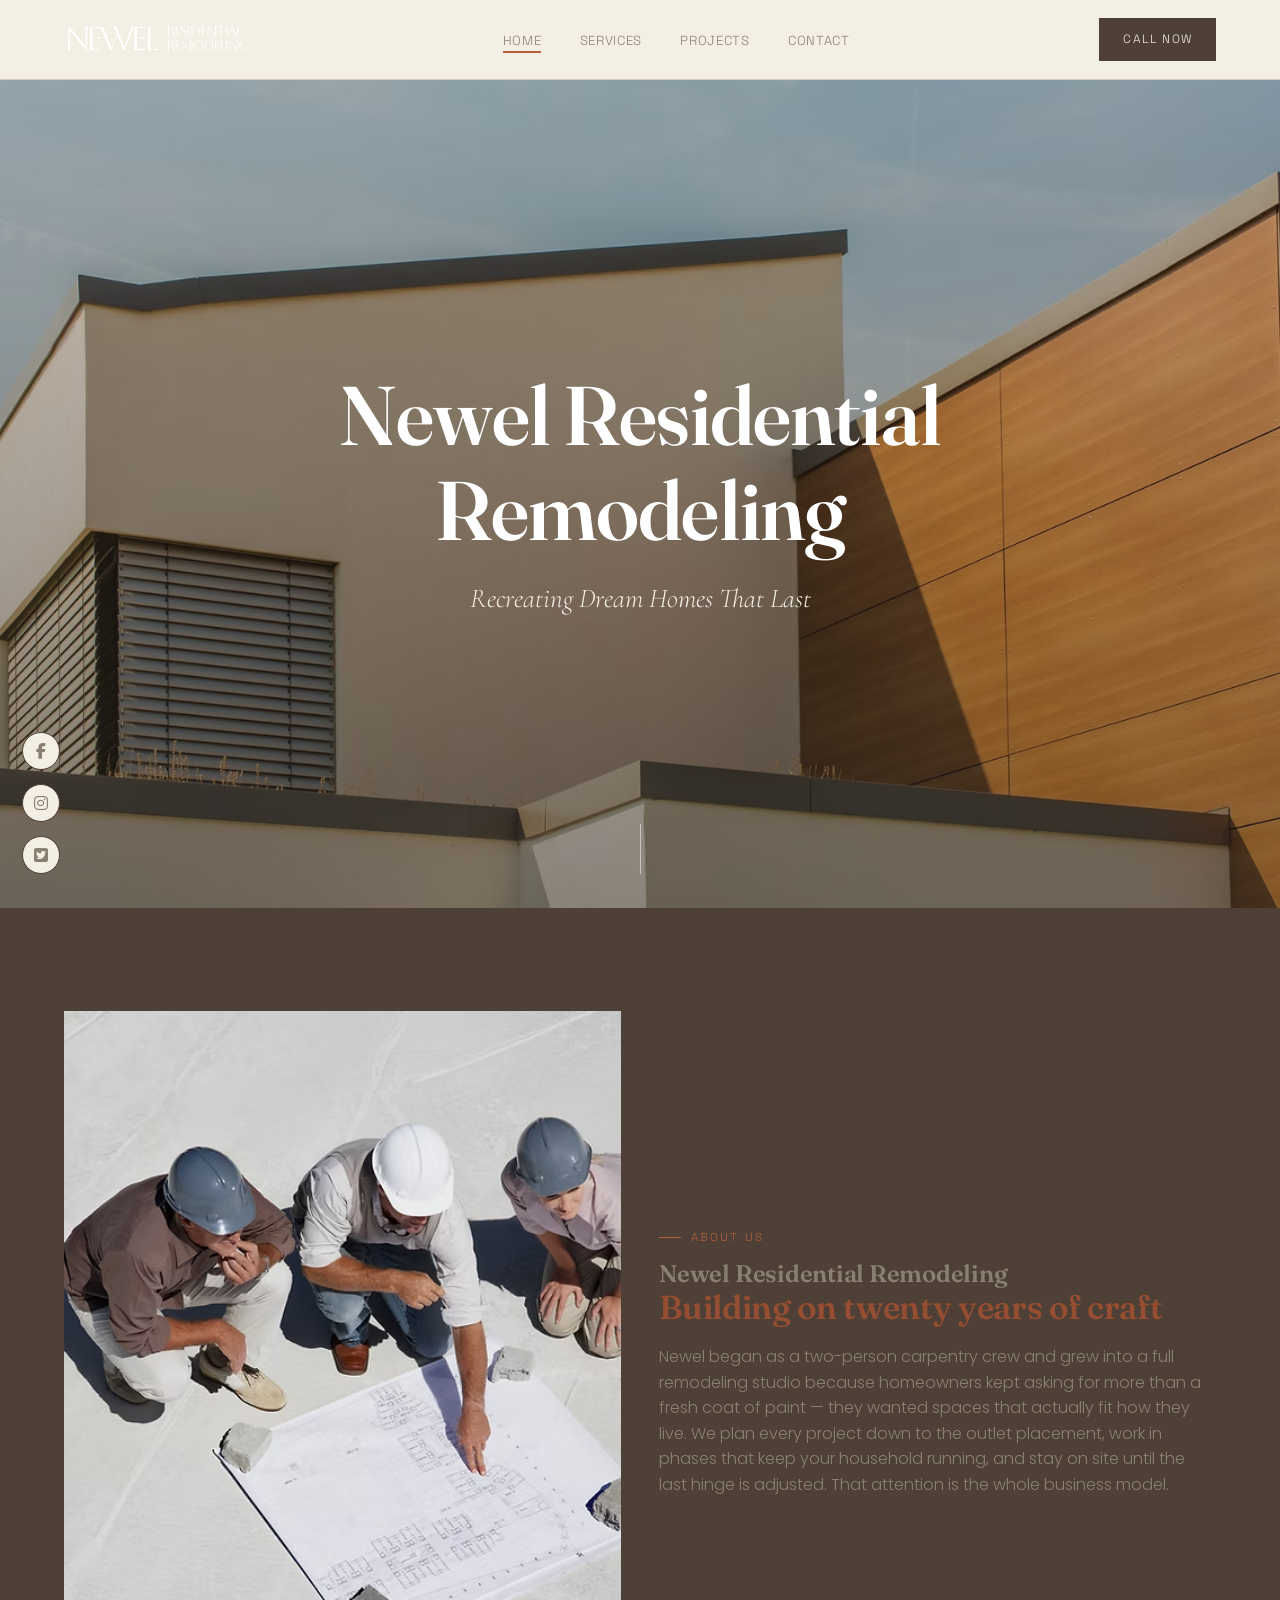
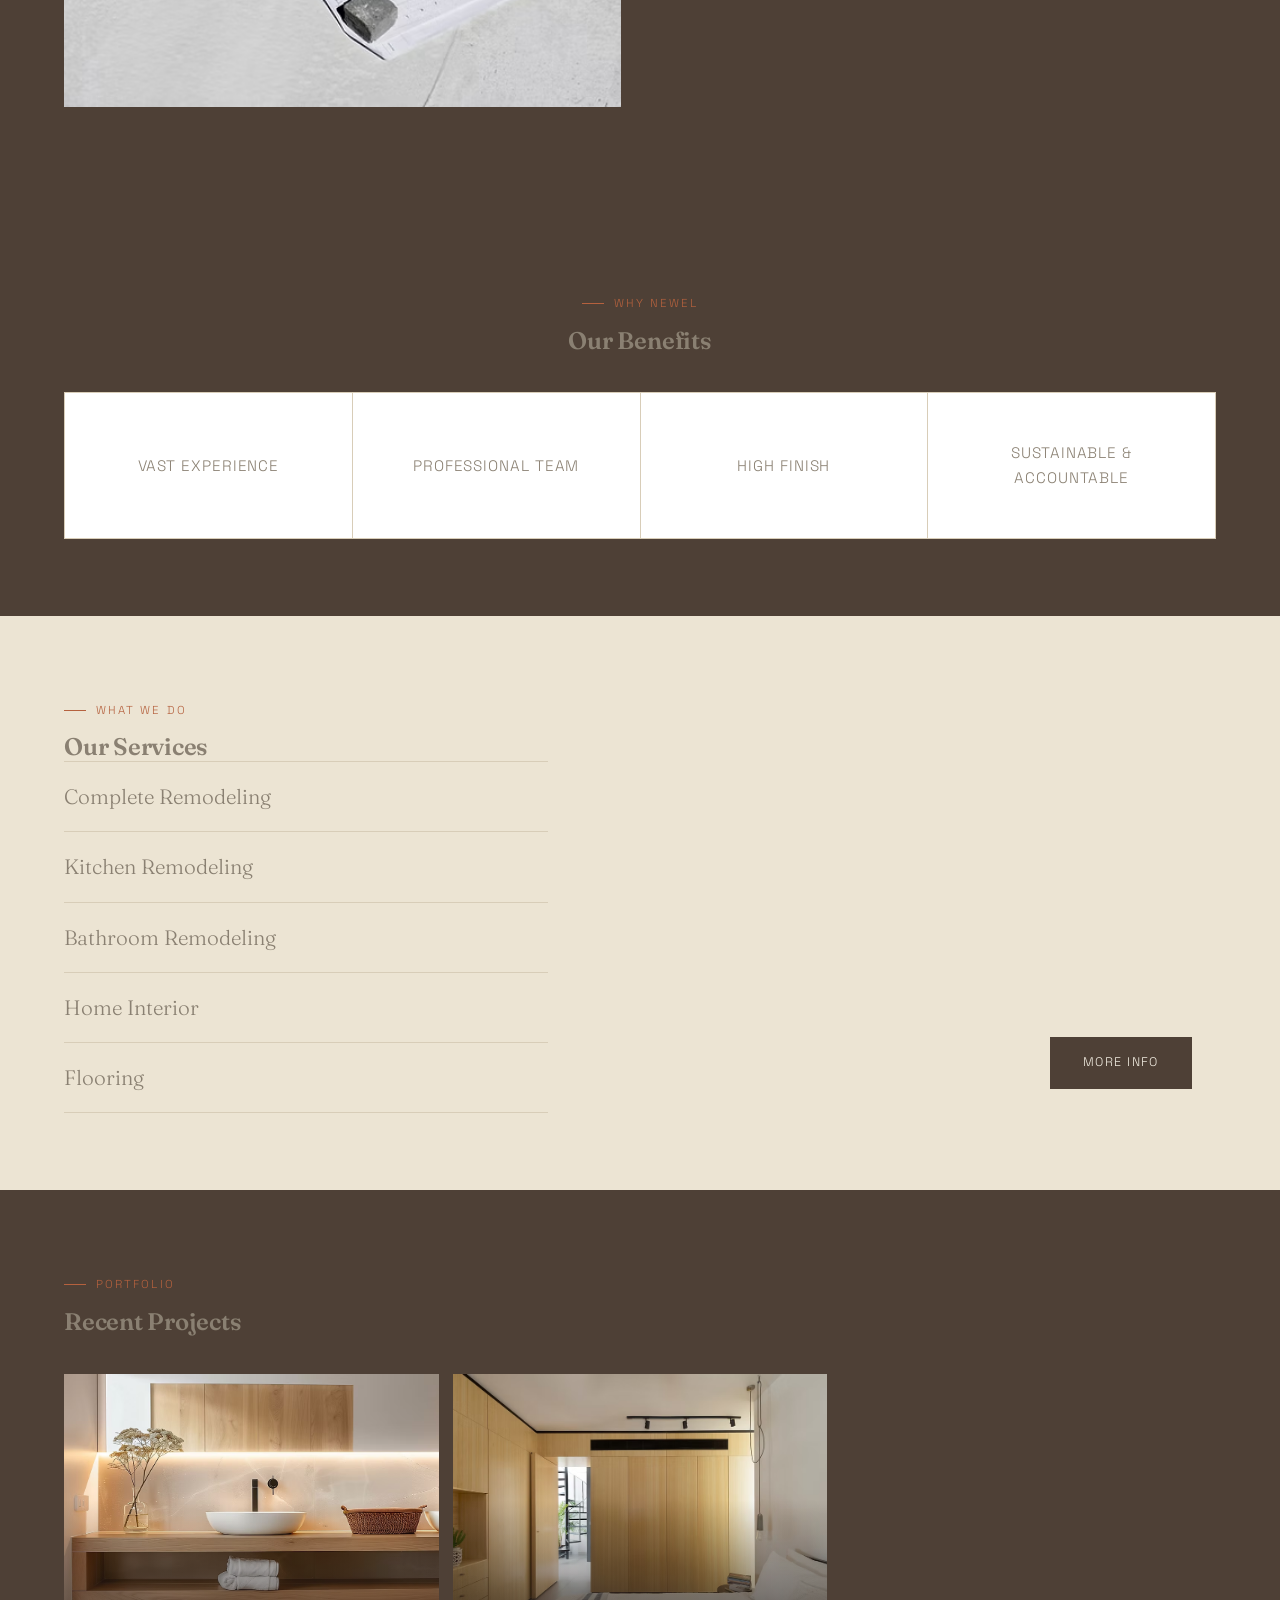
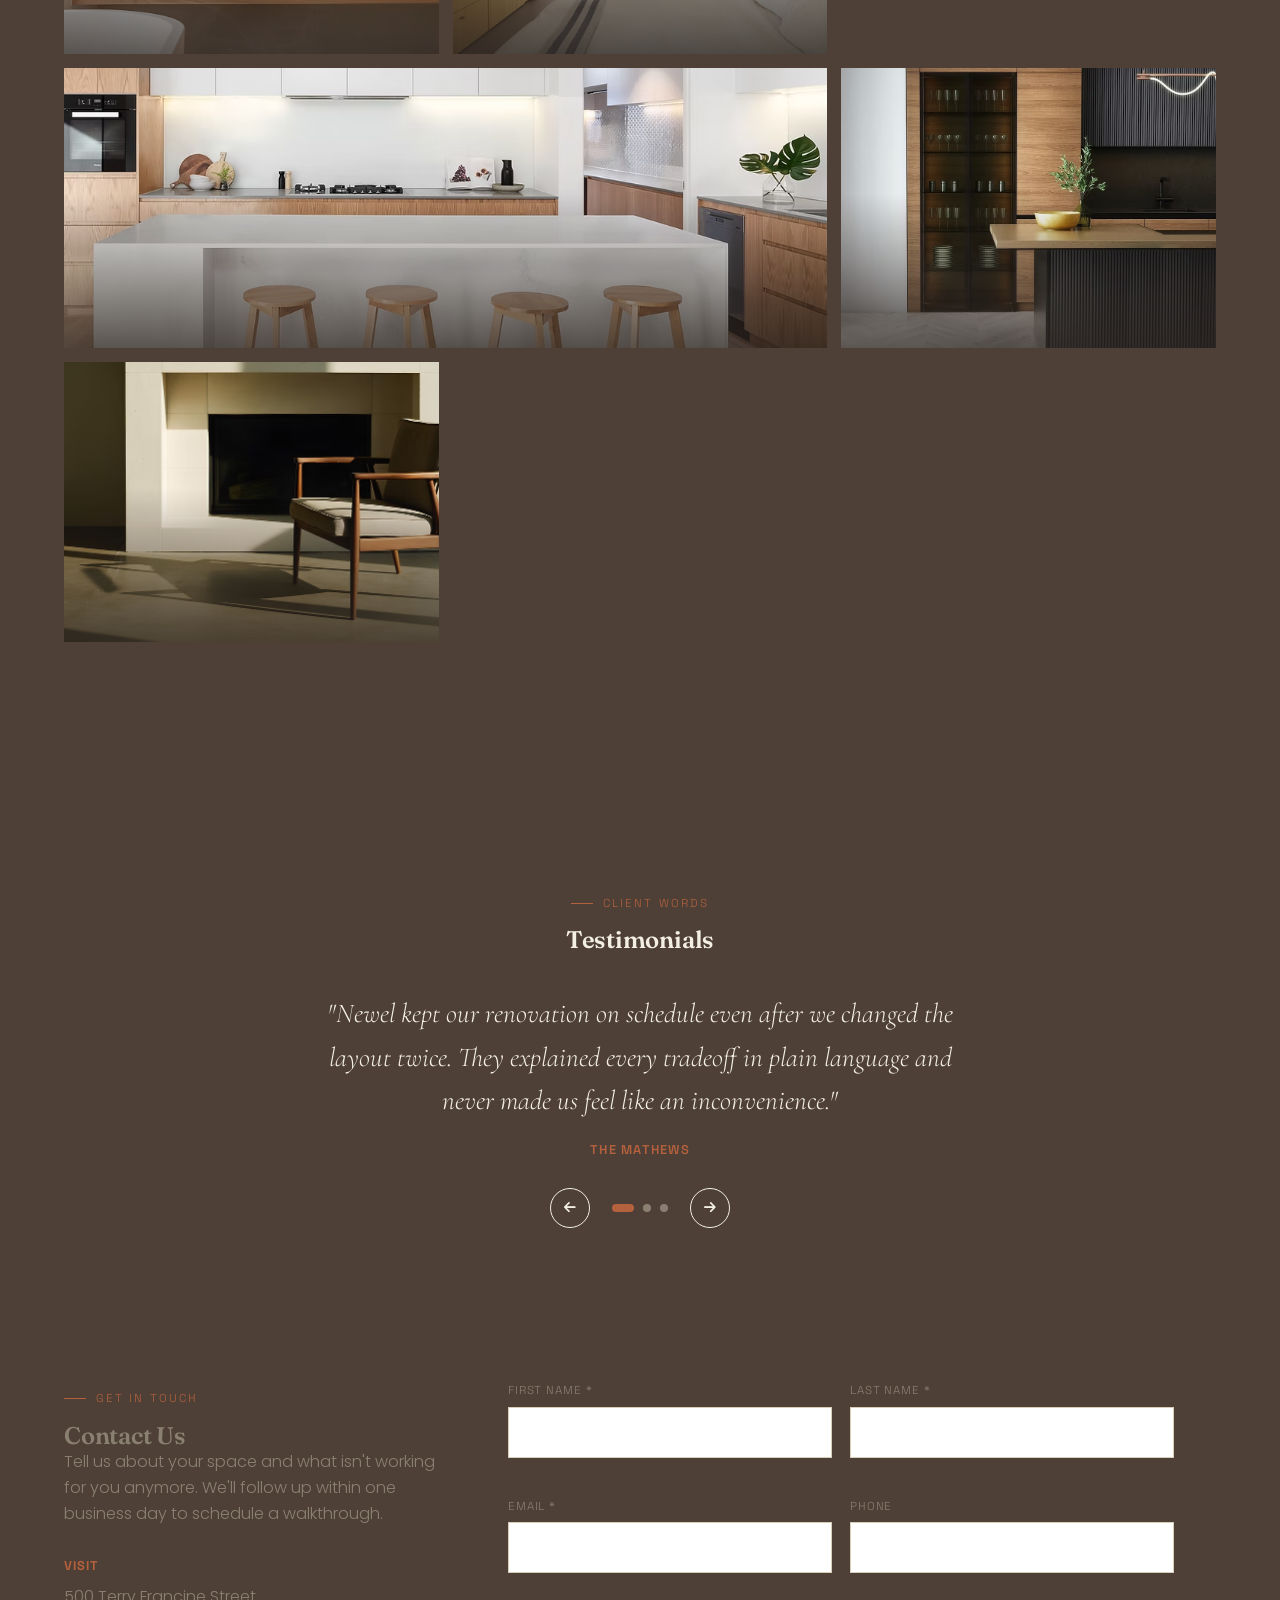
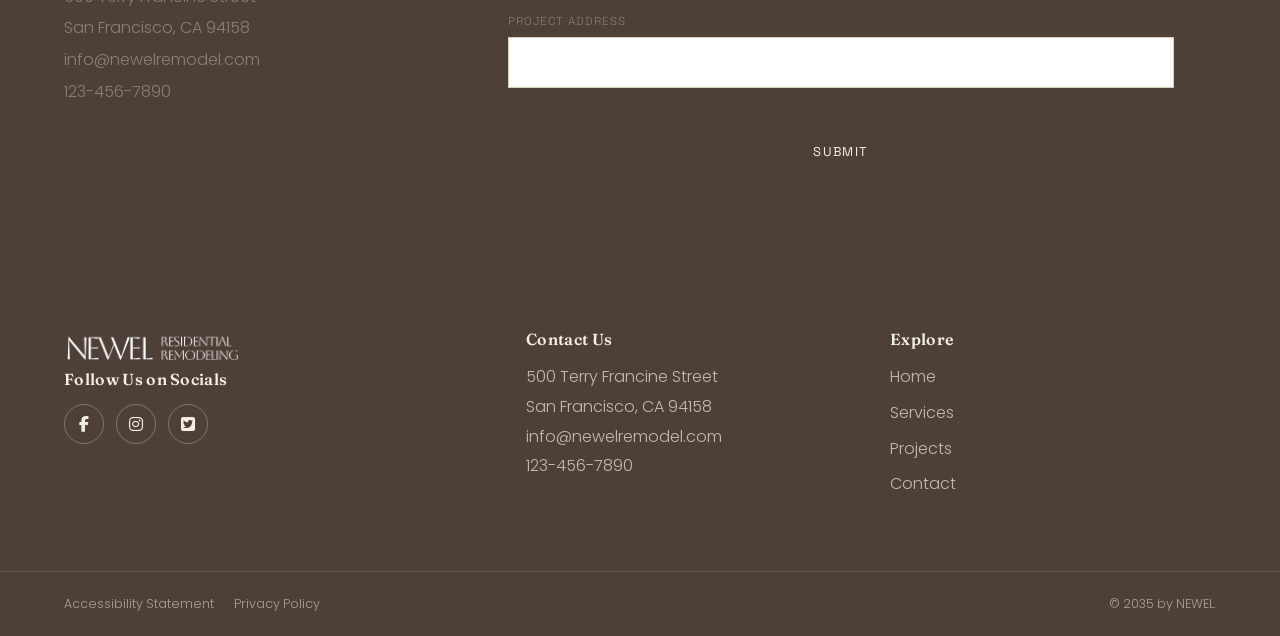
<file: index.html>
<!DOCTYPE html>
<html lang="en">
<head>
    <meta charset="UTF-8">
    <meta name="viewport" content="width=device-width, initial-scale=1.0">
    <title>Newel Residential Remodeling — Home</title>
    <meta name="description" content="Newel Residential Remodeling — recreating dream homes that last. Complete remodeling, kitchens, bathrooms, interiors and flooring.">

    <link rel="preconnect" href="https://fonts.googleapis.com">
    <link rel="preconnect" href="https://fonts.gstatic.com" crossorigin>
    <link rel="stylesheet" href="style.css">
    <link rel="stylesheet" href="https://cdnjs.cloudflare.com/ajax/libs/font-awesome/6.4.0/css/all.min.css">
</head>
<body>

    <div class="fixed-social-sidebar">
        <a href="#" target="_blank" aria-label="Facebook"><i class="fab fa-facebook-f"></i></a>
        <a href="#" target="_blank" aria-label="Instagram"><i class="fab fa-instagram"></i></a>
        <a href="#" target="_blank" aria-label="Twitter"><i class="fa-brands fa-square-twitter"></i></a>
    </div>

    <header>
        <nav class="nav-container">
            <div class="logo">
                <a href="index.html"><img src="./images/LOGO.png" alt="Newel Residential Remodeling logo"></a>
            </div>
            <ul class="nav-links">
                <li><a href="index.html">Home</a></li>
                <li><a href="services.html">Services</a></li>
                <li><a href="projects.html">Projects</a></li>
                <li><a href="contact.html">Contact</a></li>
            </ul>
            <div class="nav-actions">
                <a href="contact.html" class="call-btn">Call Now</a>
            </div>
            <div class="burger" aria-label="Toggle menu">
                <div class="line1"></div>
                <div class="line2"></div>
                <div class="line3"></div>
            </div>
        </nav>
    </header>

    <main>
        <section class="hero-section">
            <div class="hero-bg">
                <img src="./images/Home page/1.avif" alt="Newel remodeling project hero background">
            </div>
            <div class="hero-content">
                <h1>Newel Residential Remodeling</h1>
                <p>Recreating Dream Homes That Last</p>
            </div>
            <div class="hero-scroll"></div>
        </section>

        <section class="about-section reveal">
            <div class="about-img blueprint-frame">
                <img src="./images/Home page/2.avif" alt="Architects reviewing remodeling plans on site">
            </div>
            <div class="about-text">
                <span class="eyebrow">About Us</span>
                <h2>Newel Residential Remodeling</h2>
                <h3>Building on twenty years of craft</h3>
                <p>Newel began as a two-person carpentry crew and grew into a full remodeling studio because homeowners kept asking for more than a fresh coat of paint — they wanted spaces that actually fit how they live. We plan every project down to the outlet placement, work in phases that keep your household running, and stay on site until the last hinge is adjusted. That attention is the whole business model.</p>
            </div>
        </section>

        <section class="benefits-section reveal">
            <span class="eyebrow">Why Newel</span>
            <h2>Our Benefits</h2>
            <div class="benefits-grid">
                <div class="benefit-item">Vast Experience</div>
                <div class="benefit-item">Professional Team</div>
                <div class="benefit-item">High Finish</div>
                <div class="benefit-item">Sustainable &amp; Accountable</div>
            </div>
        </section>

        <section class="services-section-home reveal">
            <div class="services-left-col">
                <span class="eyebrow">What We Do</span>
                <h2>Our Services</h2>
                <ul class="services-list-home">
                    <li><a href="services.html">Complete Remodeling</a></li>
                    <li><a href="services.html">Kitchen Remodeling</a></li>
                    <li><a href="services.html">Bathroom Remodeling</a></li>
                    <li><a href="services.html">Home Interior</a></li>
                    <li><a href="services.html">Flooring</a></li>
                </ul>
            </div>
            <div class="services-right-video-col blueprint-frame">
                <video autoplay loop muted playsinline width="100%">
                    <source src="./video/318540_medium.mp4" type="video/mp4">
                </video>
                <div class="more-info-btn-wrapper">
                    <a href="services.html" class="btn btn-solid">More Info</a>
                </div>
            </div>
        </section>

        <section class="recent-projects-section reveal">
            <div class="projects-title-bar">
                <div>
                    <span class="eyebrow">Portfolio</span>
                    <h2>Recent Projects</h2>
                </div>
            </div>
            <div class="projects-masonry-grid">
                <div class="project-block blueprint-frame">
                    <img src="./images/Home page/3.avif" alt="The Nelson's Project">
                    <div class="project-overlay"><span>01</span><h3>The Nelson's Project</h3></div>
                </div>
                <div class="project-block blueprint-frame">
                    <img src="./images/Home page/4.avif" alt="The Jefferson's Lake House">
                    <div class="project-overlay"><span>02</span><h3>The Jefferson's Lake House</h3></div>
                </div>
                <div class="project-block full-width-project blueprint-frame">
                    <img src="./images/Home page/5.avif" alt="The Nelson's Project Kitchen">
                    <div class="project-overlay"><span>03</span><h3>The Nelson's Project — Kitchen</h3></div>
                </div>
                <div class="project-block blueprint-frame">
                    <img src="./images/Home page/6.avif" alt="20131 Grove Street kitchen bar">
                    <div class="project-overlay"><span>04</span><h3>20131 Grove Street</h3></div>
                </div>
                <div class="project-block blueprint-frame">
                    <img src="./images/Home page/7.avif" alt="20131 Grove Street living room">
                    <div class="project-overlay"><span>05</span><h3>20131 Grove Street</h3></div>
                </div>
            </div>
            <div class="view-all-wrapper">
                <a href="projects.html" class="btn">View All Projects</a>
            </div>
        </section>

        <section class="testimonials-section reveal">
            <span class="eyebrow">Client Words</span>
            <h2>Testimonials</h2>
            <div class="testimonial-carousel">
                <div class="testimonial-track">
                    <div class="testimonial-card">
                        <p>"Newel kept our renovation on schedule even after we changed the layout twice. They explained every tradeoff in plain language and never made us feel like an inconvenience."</p>
                        <h4>The Mathews</h4>
                    </div>
                    <div class="testimonial-card">
                        <p>"The finish work is what sold us — every seam, every corner, done like it was their own house. We've already asked them back for the basement."</p>
                        <h4>Lars &amp; Mary Williams</h4>
                    </div>
                    <div class="testimonial-card">
                        <p>"Clear pricing, clean job site, and a crew that actually showed up when they said they would. That combination is rarer than it should be."</p>
                        <h4>Chris Parks</h4>
                    </div>
                </div>
            </div>
            <div class="carousel-controls">
                <button class="carousel-arrow carousel-prev" aria-label="Previous testimonial"><i class="fa-solid fa-arrow-left"></i></button>
                <div class="carousel-dots"></div>
                <button class="carousel-arrow carousel-next" aria-label="Next testimonial"><i class="fa-solid fa-arrow-right"></i></button>
            </div>
        </section>

        <section id="contact-section" class="contact-section reveal">
            <div class="contact-grid">
                <div class="contact-info-side">
                    <span class="eyebrow">Get In Touch</span>
                    <h2>Contact Us</h2>
                    <p class="contact-desc">
                        Tell us about your space and what isn't working for you anymore. We'll follow up within one business day to schedule a walkthrough.
                    </p>
                    <div class="contact-details">
                        <p><strong>Visit</strong></p>
                        <p>500 Terry Francine Street</p>
                        <p>San Francisco, CA 94158</p>
                        <p>info@newelremodel.com</p>
                        <p>123-456-7890</p>
                    </div>
                </div>

                <div class="contact-form-side">
                    <form action="#" method="POST" class="wix-styled-form" novalidate>
                        <div class="form-row">
                            <div class="form-group">
                                <label for="first-name">First Name *</label>
                                <input type="text" id="first-name" name="firstName" required>
                                <span class="error-msg"></span>
                            </div>
                            <div class="form-group">
                                <label for="last-name">Last Name *</label>
                                <input type="text" id="last-name" name="lastName" required>
                                <span class="error-msg"></span>
                            </div>
                        </div>
                        <div class="form-row">
                            <div class="form-group">
                                <label for="home-email">Email *</label>
                                <input type="email" id="home-email" name="email" required>
                                <span class="error-msg"></span>
                            </div>
                            <div class="form-group">
                                <label for="phone">Phone</label>
                                <input type="tel" id="phone" name="phone"
                                       oninput="this.value = this.value.replace(/[^0-9+\s\-()]/g, '')">
                                <span class="error-msg"></span>
                            </div>
                        </div>
                        <div class="form-group">
                            <label for="address">Project Address</label>
                            <input type="text" id="address" name="address">
                            <span class="error-msg"></span>
                        </div>
                        <button type="submit" class="submit-btn">Submit</button>
                        <p class="form-success">Thank you — your message has been sent. We'll be in touch soon.</p>
                    </form>
                </div>
            </div>
        </section>
    </main>

    <footer class="main-footer">
        <div class="footer-top-grid">
            <div class="footer-col">
                <div class="footer-logo-block">
                    <a href="index.html"><img src="./images/LOGO.png" alt="Newel Residential Remodeling logo"></a>
                </div>
                <h4>Follow Us on Socials</h4>
                <div class="footer-socials">
                    <a href="#" aria-label="Facebook"><i class="fab fa-facebook-f"></i></a>
                    <a href="#" aria-label="Instagram"><i class="fab fa-instagram"></i></a>
                    <a href="#" aria-label="Twitter"><i class="fa-brands fa-square-twitter"></i></a>
                </div>
            </div>
            <div class="footer-col">
                <h4>Contact Us</h4>
                <div class="footer-info-text">
                    <p>500 Terry Francine Street</p>
                    <p>San Francisco, CA 94158</p>
                    <p><a href="mailto:info@newelremodel.com">info@newelremodel.com</a></p>
                    <p>123-456-7890</p>
                </div>
            </div>
            <div class="footer-col">
                <h4>Explore</h4>
                <ul class="footer-links-list">
                    <li><a href="index.html">Home</a></li>
                    <li><a href="services.html">Services</a></li>
                    <li><a href="projects.html">Projects</a></li>
                    <li><a href="contact.html">Contact</a></li>
                </ul>
            </div>
        </div>
        <div class="footer-bottom-container">
            <div class="footer-bottom-border-box">
                <div class="footer-legal-links">
                    <a href="#">Accessibility Statement</a>
                    <a href="#">Privacy Policy</a>
                </div>
                <div class="footer-copyright">
                    <span>&copy; 2035 by NEWEL.</span>
                </div>
            </div>
        </div>
    </footer>

    <script src="script.js"></script>
</body>
</html>
</file>
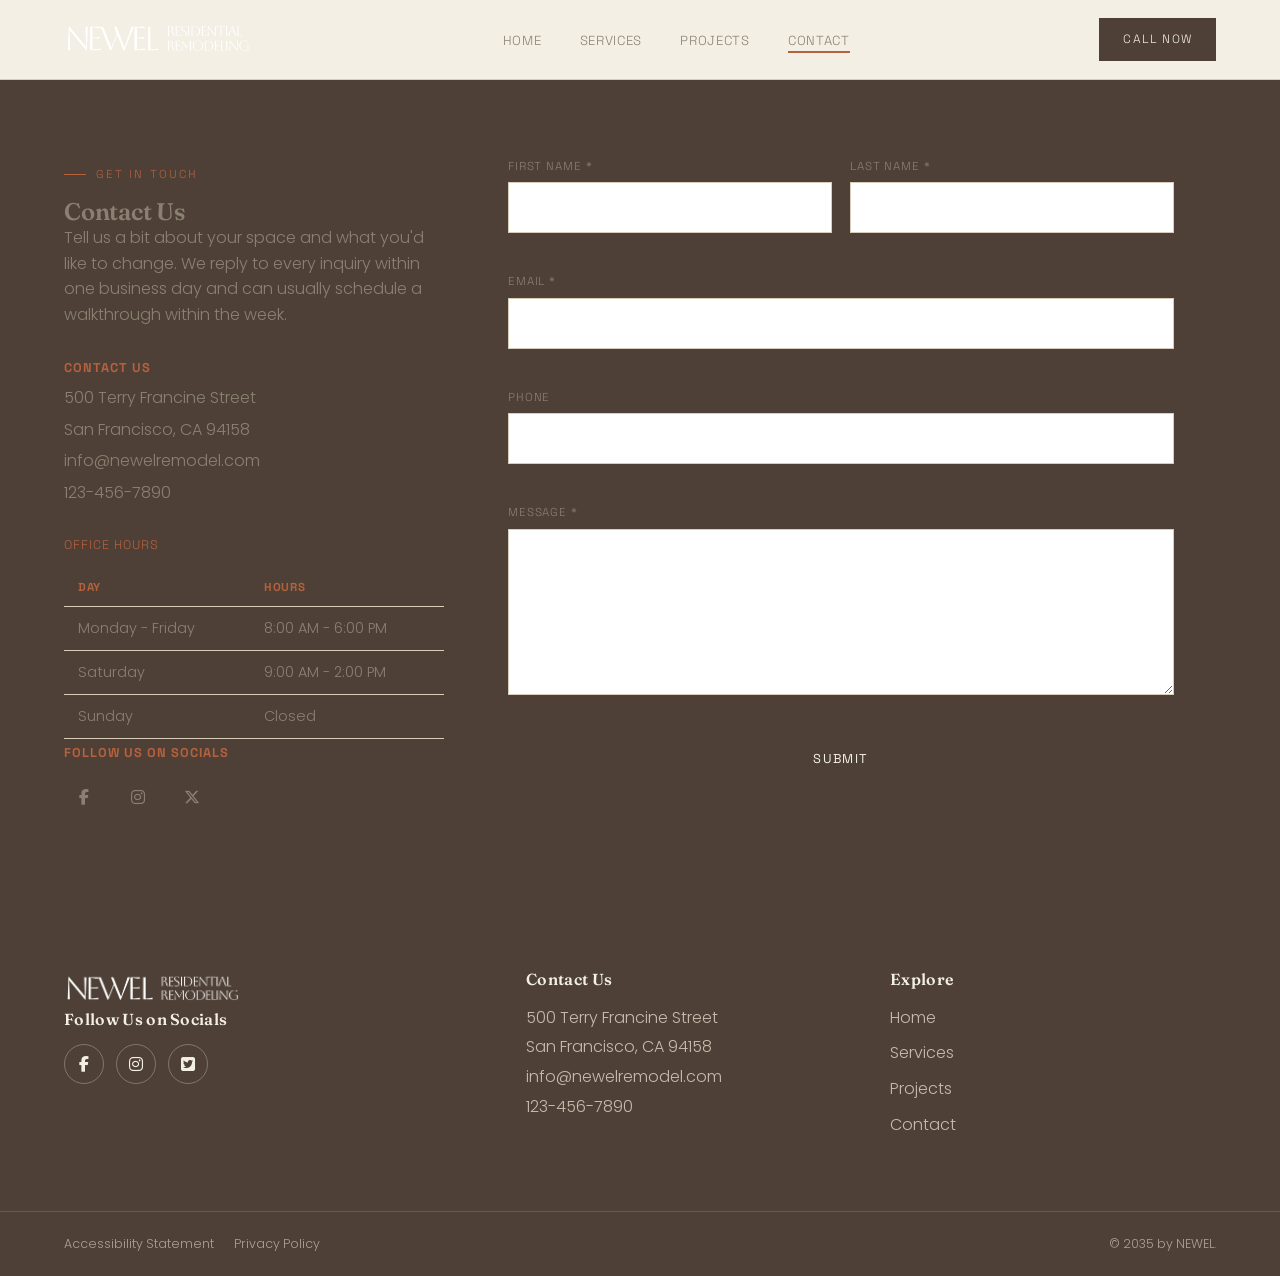
<file: contact.html>
<!DOCTYPE html>
<html lang="en">
<head>
    <meta charset="UTF-8">
    <meta name="viewport" content="width=device-width, initial-scale=1.0">
    <title>Newel Residential Remodeling — Contact</title>
    <meta name="description" content="Get in touch with Newel Residential Remodeling to schedule a walkthrough for your next project.">

    <link rel="preconnect" href="https://fonts.googleapis.com">
    <link rel="preconnect" href="https://fonts.gstatic.com" crossorigin>
    <link rel="stylesheet" href="style.css">
    <link rel="stylesheet" href="https://cdnjs.cloudflare.com/ajax/libs/font-awesome/6.4.0/css/all.min.css">
</head>
<body>

    <header>
        <nav class="nav-container">
            <div class="logo">
                <a href="index.html"><img src="./images/LOGO.png" alt="Newel Residential Remodeling logo"></a>
            </div>
            <ul class="nav-links">
                <li><a href="index.html">Home</a></li>
                <li><a href="services.html">Services</a></li>
                <li><a href="projects.html">Projects</a></li>
                <li><a href="contact.html">Contact</a></li>
            </ul>
            <div class="nav-actions">
                <a href="contact.html" class="call-btn">Call Now</a>
            </div>
            <div class="burger" aria-label="Toggle menu">
                <div class="line1"></div>
                <div class="line2"></div>
                <div class="line3"></div>
            </div>
        </nav>
    </header>

    <main class="page-content contact-page-layout reveal">
        <div class="contact-grid">

            <div class="contact-info-side">
                <span class="eyebrow">Get In Touch</span>
                <h2>Contact Us</h2>
                <p class="contact-desc">
                    Tell us a bit about your space and what you'd like to change. We reply to every inquiry within one business day and can usually schedule a walkthrough within the week.
                </p>

                <div class="contact-details">
                    <p><strong>Contact Us</strong></p>
                    <p>500 Terry Francine Street</p>
                    <p>San Francisco, CA 94158</p>
                    <p>info@newelremodel.com</p>
                    <p>123-456-7890</p>
                </div>

                <div class="hours-table-wrap">
                    <table class="hours-table">
                        <caption style="text-align:left; margin-bottom:12px; font-family:var(--font-label); text-transform:uppercase; letter-spacing:0.08em; font-size:0.78rem; color:var(--clay);">Office Hours</caption>
                        <thead>
                            <tr><th scope="col">Day</th><th scope="col">Hours</th></tr>
                        </thead>
                        <tbody>
                            <tr><td>Monday - Friday</td><td>8:00 AM - 6:00 PM</td></tr>
                            <tr><td>Saturday</td><td>9:00 AM - 2:00 PM</td></tr>
                            <tr><td>Sunday</td><td>Closed</td></tr>
                        </tbody>
                    </table>
                </div>

                <div class="contact-socials-block">
                    <p><strong>Follow Us on Socials</strong></p>
                    <div class="social-icons">
                        <a href="#" aria-label="Facebook"><i class="fab fa-facebook-f"></i></a>
                        <a href="#" aria-label="Instagram"><i class="fab fa-instagram"></i></a>
                        <a href="#" aria-label="Twitter"><i class="fab fa-x-twitter"></i></a>
                    </div>
                </div>
            </div>

            <div class="contact-form-side">
                <form action="#" method="POST" class="wix-styled-form" novalidate>
                    <div class="form-row">
                        <div class="form-group">
                            <label for="firstName">First Name *</label>
                            <input type="text" id="firstName" name="firstName" required>
                            <span class="error-msg"></span>
                        </div>
                        <div class="form-group">
                            <label for="lastName">Last Name *</label>
                            <input type="text" id="lastName" name="lastName" required>
                            <span class="error-msg"></span>
                        </div>
                    </div>

                    <div class="form-group">
                        <label for="email">Email *</label>
                        <input type="email" id="email" name="email" required>
                        <span class="error-msg"></span>
                    </div>

                    <div class="form-group">
                        <label for="contact-phone">Phone</label>
                        <input type="tel" id="contact-phone" name="phone"
                               oninput="this.value = this.value.replace(/[^0-9+\s\-()]/g, '')">
                        <span class="error-msg"></span>
                    </div>

                    <div class="form-group">
                        <label for="message">Message *</label>
                        <textarea id="message" name="message" rows="6" required></textarea>
                        <span class="error-msg"></span>
                    </div>

                    <button type="submit" class="submit-btn">Submit</button>
                    <p class="form-success">Thank you — your message has been sent. We'll be in touch soon.</p>
                </form>
            </div>

        </div>
    </main>

   <footer class="main-footer">
        <div class="footer-top-grid">
            <div class="footer-col">
                <div class="footer-logo-block">
                    <a href="index.html"><img src="./images/LOGO.png" alt="Newel Residential Remodeling logo"></a>
                </div>
                <h4>Follow Us on Socials</h4>
                <div class="footer-socials">
                    <a href="#" aria-label="Facebook"><i class="fab fa-facebook-f"></i></a>
                    <a href="#" aria-label="Instagram"><i class="fab fa-instagram"></i></a>
                    <a href="#" aria-label="Twitter"><i class="fa-brands fa-square-twitter"></i></a>
                </div>
            </div>
            <div class="footer-col">
                <h4>Contact Us</h4>
                <div class="footer-info-text">
                    <p>500 Terry Francine Street</p>
                    <p>San Francisco, CA 94158</p>
                    <p><a href="mailto:info@newelremodel.com">info@newelremodel.com</a></p>
                    <p>123-456-7890</p>
                </div>
            </div>
            <div class="footer-col">
                <h4>Explore</h4>
                <ul class="footer-links-list">
                    <li><a href="index.html">Home</a></li>
                    <li><a href="services.html">Services</a></li>
                    <li><a href="projects.html">Projects</a></li>
                    <li><a href="contact.html">Contact</a></li>
                </ul>
            </div>
        </div>
        <div class="footer-bottom-container">
            <div class="footer-bottom-border-box">
                <div class="footer-legal-links">
                    <a href="#">Accessibility Statement</a>
                    <a href="#">Privacy Policy</a>
                </div>
                <div class="footer-copyright">
                    <span>&copy; 2035 by NEWEL.</span>
                </div>
            </div>
        </div>
    </footer>

    <script src="script.js"></script>
</body>
</html>
</file>
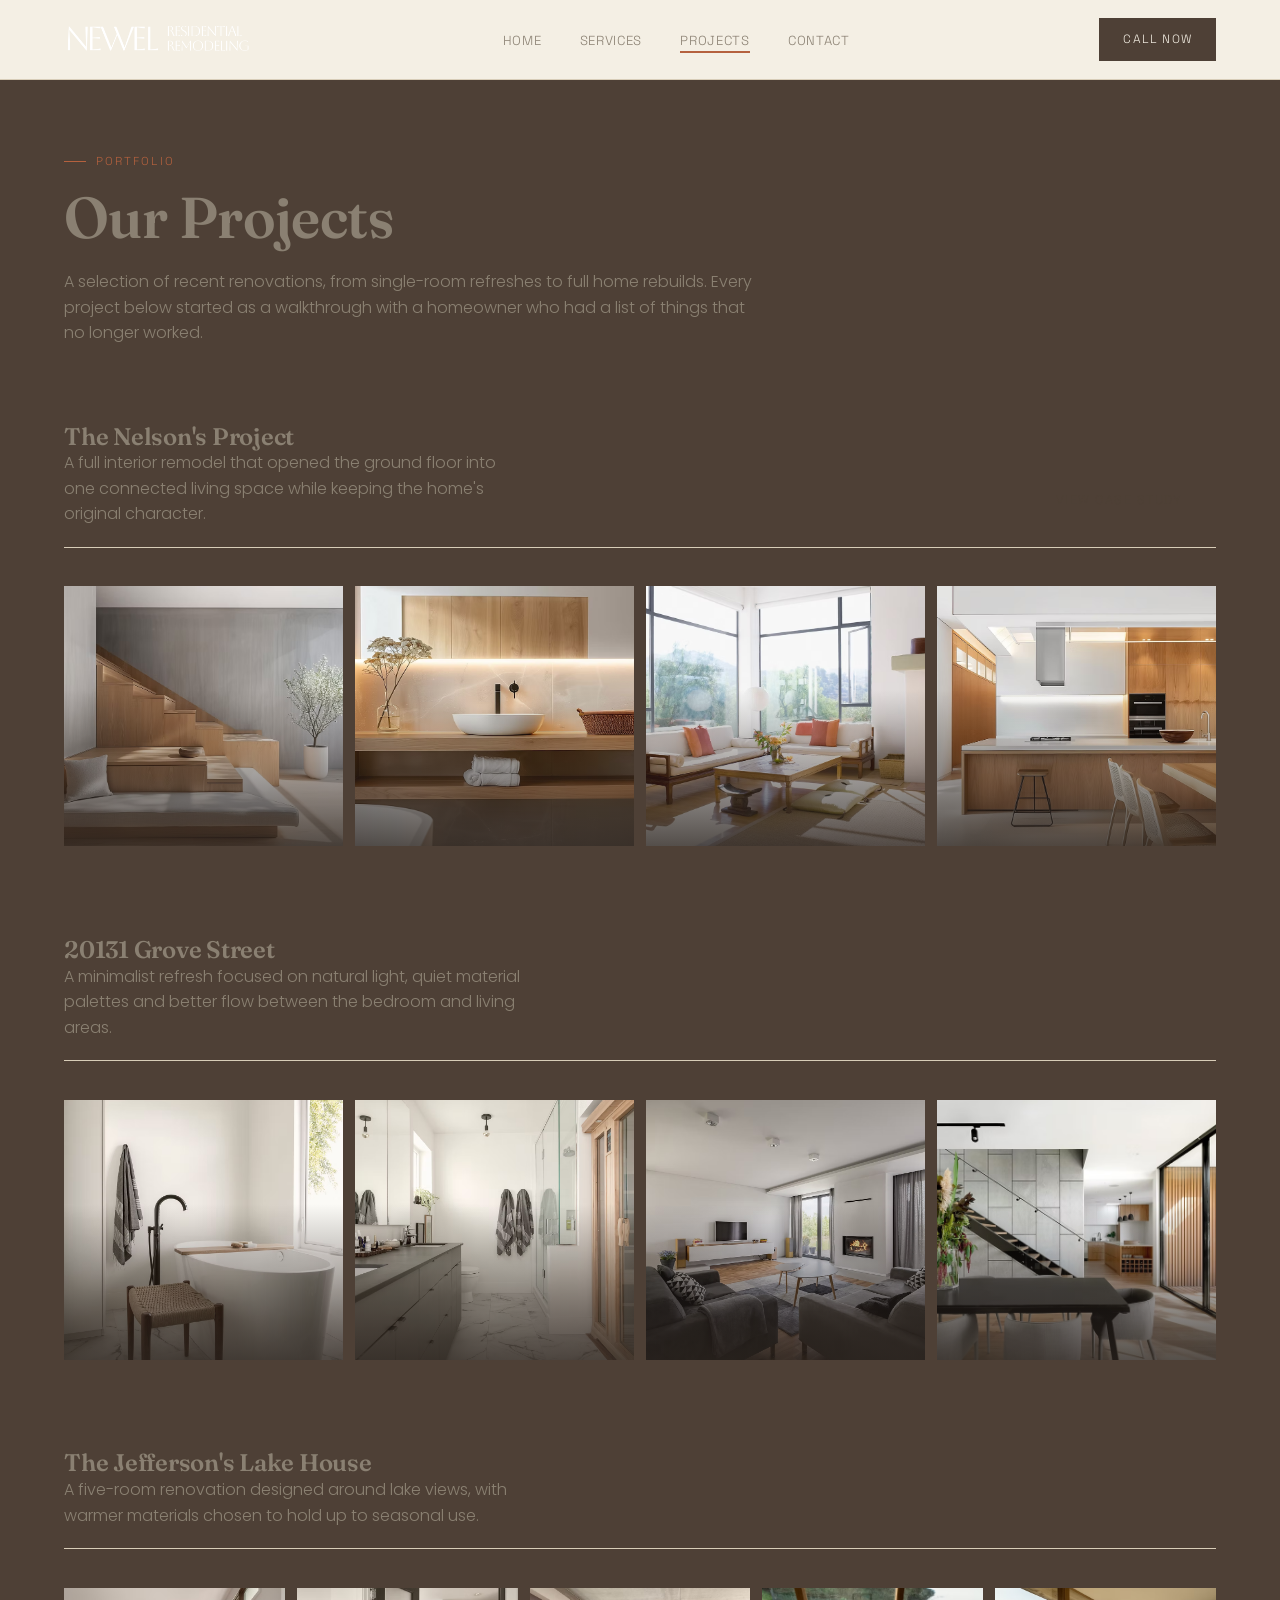
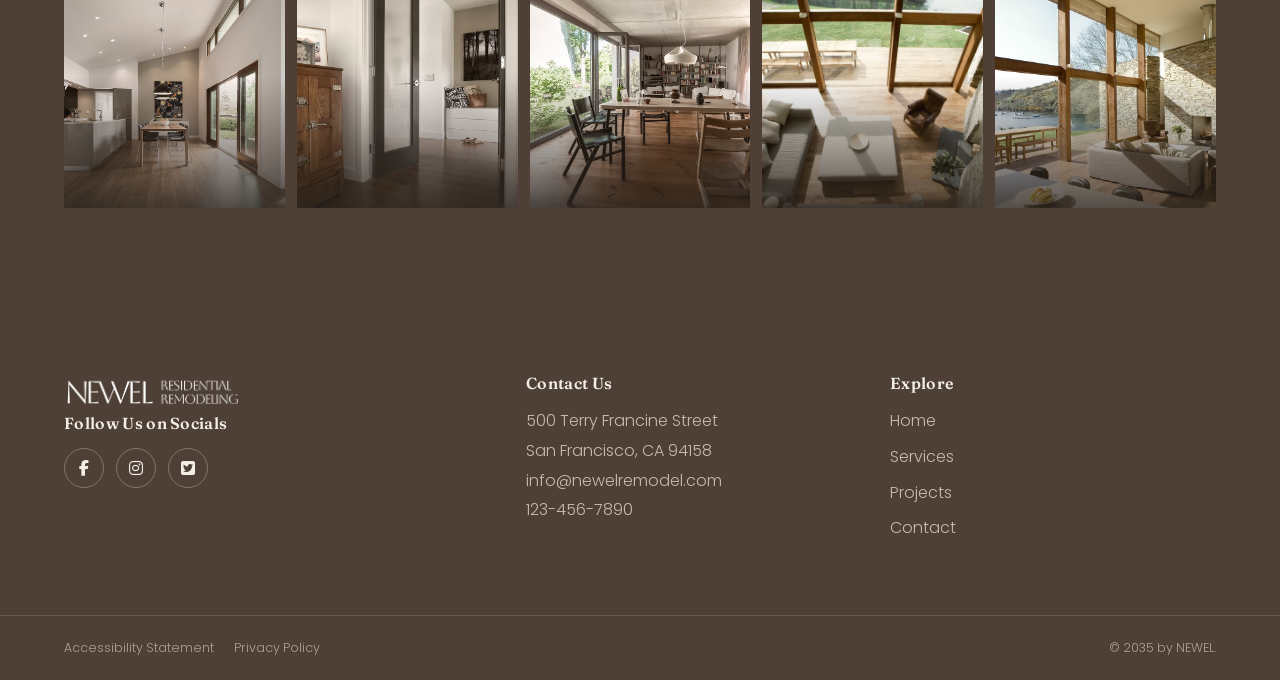
<file: projects.html>
<!DOCTYPE html>
<html lang="en">
<head>
    <meta charset="UTF-8">
    <meta name="viewport" content="width=device-width, initial-scale=1.0">
    <title>Newel Residential Remodeling — Projects</title>
    <meta name="description" content="A showcase of recent Newel remodeling projects, including full home renovations and single-room transformations.">

    <link rel="preconnect" href="https://fonts.googleapis.com">
    <link rel="preconnect" href="https://fonts.gstatic.com" crossorigin>
    <link rel="stylesheet" href="style.css">
    <link rel="stylesheet" href="https://cdnjs.cloudflare.com/ajax/libs/font-awesome/6.4.0/css/all.min.css">
</head>
<body>

    

    <header>
        <nav class="nav-container">
            <div class="logo">
                <a href="index.html"><img src="./images/LOGO.png" alt="Newel Residential Remodeling logo"></a>
            </div>
            <ul class="nav-links">
                <li><a href="index.html">Home</a></li>
                <li><a href="services.html">Services</a></li>
                <li><a href="projects.html">Projects</a></li>
                <li><a href="contact.html">Contact</a></li>
            </ul>
            <div class="nav-actions">
                <a href="contact.html" class="call-btn">Call Now</a>
            </div>
            <div class="burger" aria-label="Toggle menu">
                <div class="line1"></div>
                <div class="line2"></div>
                <div class="line3"></div>
            </div>
        </nav>
    </header>

    <main class="projects-page-main">
        <section class="projects-intro-section reveal">
            <span class="eyebrow">Portfolio</span>
            <h1>Our Projects</h1>
            <p>A selection of recent renovations, from single-room refreshes to full home rebuilds. Every project below started as a walkthrough with a homeowner who had a list of things that no longer worked.</p>
        </section>

        <section class="project-showcase-group reveal">
            <div class="project-group-header">
                <div>
                    <h2>The Nelson's Project</h2>
                    <p>A full interior remodel that opened the ground floor into one connected living space while keeping the home's original character.</p>
                </div>
                <a href="project-detail.html" class="btn">View Case Study</a>
            </div>

            <div class="projects-grid-layout type-four-images">
                <div class="project-item-box blueprint-frame">
                    <img src="./images/projects/1.avif" alt="Entrance Foyer">
                    <div class="project-hover-overlay"><span>01</span><h3>Entrance Foyer</h3></div>
                </div>
                <div class="project-item-box blueprint-frame">
                    <img src="./images/projects/2.avif" alt="Master Bathroom">
                    <div class="project-hover-overlay"><span>02</span><h3>Master Bathroom</h3></div>
                </div>
                <div class="project-item-box blueprint-frame">
                    <img src="./images/projects/3.avif" alt="Living Room">
                    <div class="project-hover-overlay"><span>03</span><h3>Living Room</h3></div>
                </div>
                <div class="project-item-box blueprint-frame">
                    <img src="./images/projects/4.avif" alt="Kitchen">
                    <div class="project-hover-overlay"><span>04</span><h3>Kitchen</h3></div>
                </div>
            </div>
        </section>

        <section class="project-showcase-group reveal">
            <div class="project-group-header">
                <div>
                    <h2>20131 Grove Street</h2>
                    <p>A minimalist refresh focused on natural light, quiet material palettes and better flow between the bedroom and living areas.</p>
                </div>
            </div>

            <div class="projects-grid-layout type-four-images">
                <div class="project-item-box blueprint-frame">
                    <img src="./images/projects/01.avif" alt="Minimalist Bathroom">
                    <div class="project-hover-overlay"><span>01</span><h3>Minimalist Bathroom</h3></div>
                </div>
                <div class="project-item-box blueprint-frame">
                    <img src="./images/projects/02.avif" alt="Cozy Bedroom">
                    <div class="project-hover-overlay"><span>02</span><h3>Cozy Bedroom</h3></div>
                </div>
                <div class="project-item-box blueprint-frame">
                    <img src="./images/projects/03.avif" alt="Living Room">
                    <div class="project-hover-overlay"><span>03</span><h3>Living Room</h3></div>
                </div>
                <div class="project-item-box blueprint-frame">
                    <img src="./images/projects/04.avif" alt="Dining Space">
                    <div class="project-hover-overlay"><span>04</span><h3>Dining Space</h3></div>
                </div>
            </div>
        </section>

        <section class="project-showcase-group reveal">
            <div class="project-group-header">
                <div>
                    <h2>The Jefferson's Lake House</h2>
                    <p>A five-room renovation designed around lake views, with warmer materials chosen to hold up to seasonal use.</p>
                </div>
            </div>

            <div class="projects-grid-layout type-five-images">
                <div class="project-item-box blueprint-frame">
                    <img src="./images/projects/9.avif" alt="Kitchen and Dining">
                    <div class="project-hover-overlay"><span>01</span><h3>Kitchen &amp; Dining</h3></div>
                </div>
                <div class="project-item-box blueprint-frame">
                    <img src="./images/projects/10.avif" alt="Study">
                    <div class="project-hover-overlay"><span>02</span><h3>Study</h3></div>
                </div>
                <div class="project-item-box blueprint-frame">
                    <img src="./images/projects/11.avif" alt="Sunroom Lounge">
                    <div class="project-hover-overlay"><span>03</span><h3>Sunroom Lounge</h3></div>
                </div>
                <div class="project-item-box blueprint-frame">
                    <img src="./images/projects/12.avif" alt="Living Room View">
                    <div class="project-hover-overlay"><span>04</span><h3>Living Room View</h3></div>
                </div>
                <div class="project-item-box blueprint-frame">
                    <img src="./images/projects/13.avif" alt="Living Room">
                    <div class="project-hover-overlay"><span>05</span><h3>Living Room</h3></div>
                </div>
            </div>
        </section>
    </main>

    <footer class="main-footer">
        <div class="footer-top-grid">
            <div class="footer-col">
                <div class="footer-logo-block">
                    <a href="index.html"><img src="./images/LOGO.png" alt="Newel Residential Remodeling logo"></a>
                </div>
                <h4>Follow Us on Socials</h4>
                <div class="footer-socials">
                    <a href="#" aria-label="Facebook"><i class="fab fa-facebook-f"></i></a>
                    <a href="#" aria-label="Instagram"><i class="fab fa-instagram"></i></a>
                    <a href="#" aria-label="Twitter"><i class="fa-brands fa-square-twitter"></i></a>
                </div>
            </div>
            <div class="footer-col">
                <h4>Contact Us</h4>
                <div class="footer-info-text">
                    <p>500 Terry Francine Street</p>
                    <p>San Francisco, CA 94158</p>
                    <p><a href="mailto:info@newelremodel.com">info@newelremodel.com</a></p>
                    <p>123-456-7890</p>
                </div>
            </div>
            <div class="footer-col">
                <h4>Explore</h4>
                <ul class="footer-links-list">
                    <li><a href="index.html">Home</a></li>
                    <li><a href="services.html">Services</a></li>
                    <li><a href="projects.html">Projects</a></li>
                    <li><a href="contact.html">Contact</a></li>
                </ul>
            </div>
        </div>
        <div class="footer-bottom-container">
            <div class="footer-bottom-border-box">
                <div class="footer-legal-links">
                    <a href="#">Accessibility Statement</a>
                    <a href="#">Privacy Policy</a>
                </div>
                <div class="footer-copyright">
                    <span>&copy; 2035 by NEWEL.</span>
                </div>
            </div>
        </div>
    </footer>

    <script src="script.js"></script>
</body>
</html>
</file>
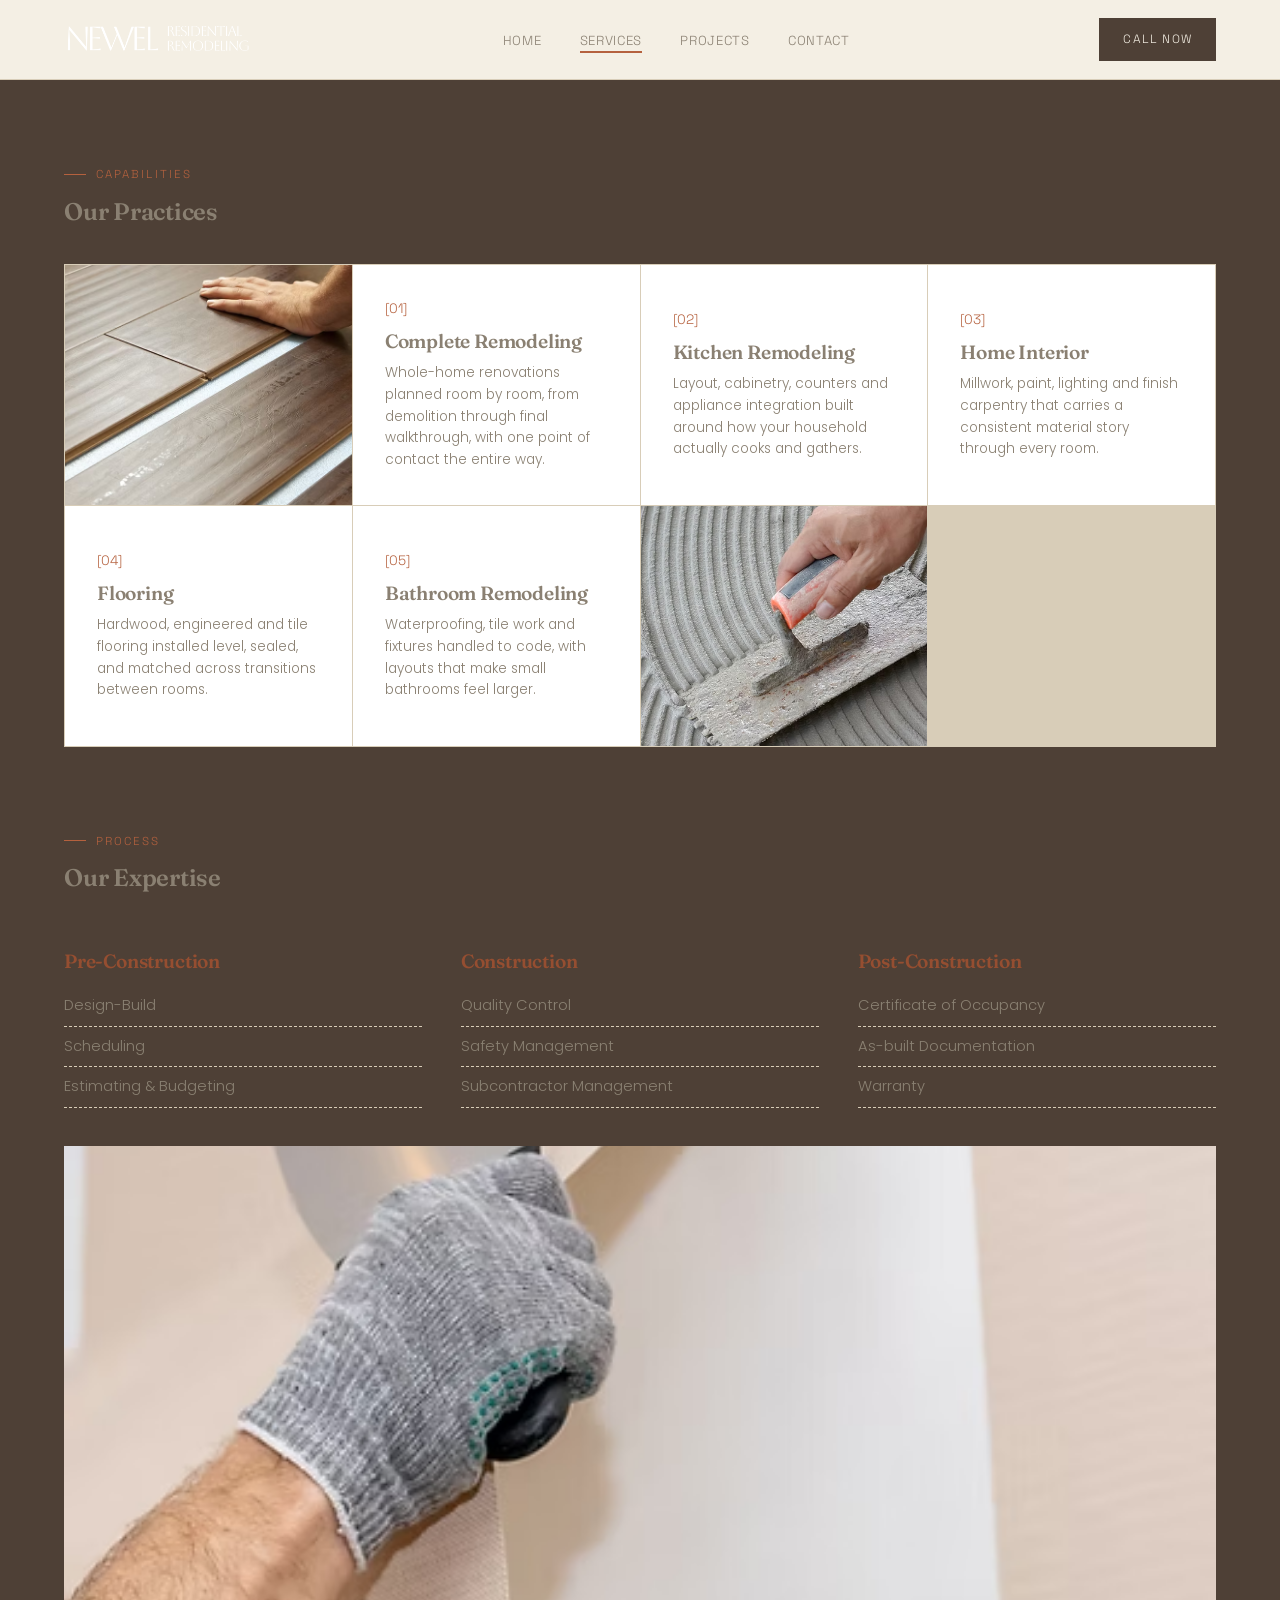
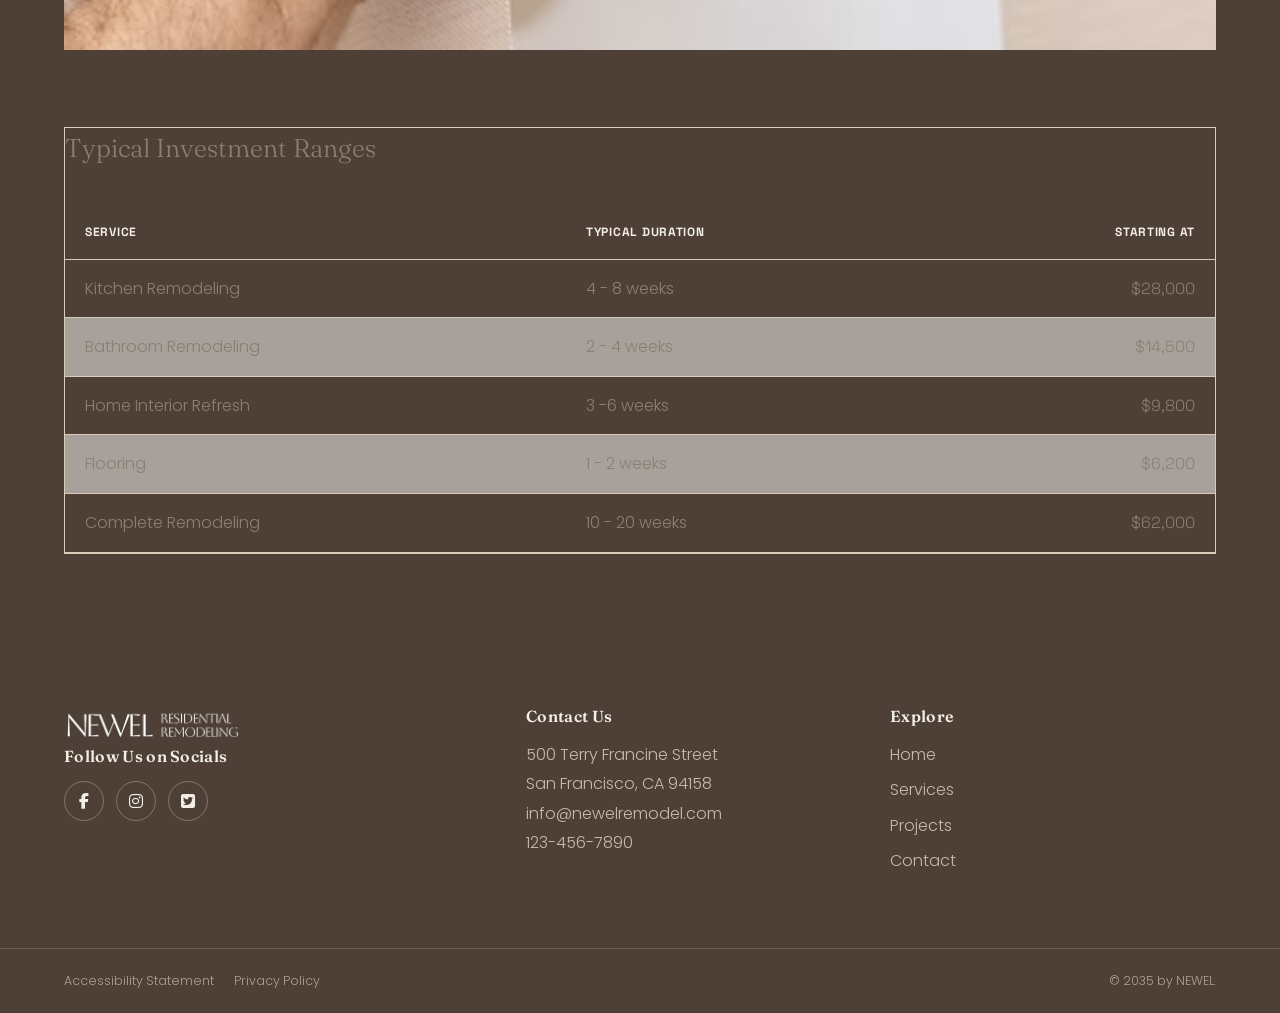
<file: services.html>
<!DOCTYPE html>
<html lang="en">
<head>
    <meta charset="UTF-8">
    <meta name="viewport" content="width=device-width, initial-scale=1.0">
    <title>Newel Residential Remodeling — Services</title>
    <meta name="description" content="Remodeling services from Newel: complete remodeling, kitchens, bathrooms, home interiors and flooring, plus our pre- to post-construction process.">

    <link rel="preconnect" href="https://fonts.googleapis.com">
    <link rel="preconnect" href="https://fonts.gstatic.com" crossorigin>
    <link rel="stylesheet" href="style.css">
    <link rel="stylesheet" href="https://cdnjs.cloudflare.com/ajax/libs/font-awesome/6.4.0/css/all.min.css">
</head>
<body>


    <header>
        <nav class="nav-container">
            <div class="logo">
                <a href="index.html"><img src="./images/LOGO.png" alt="Newel Residential Remodeling logo"></a>
            </div>
            <ul class="nav-links">
                <li><a href="index.html">Home</a></li>
                <li><a href="services.html">Services</a></li>
                <li><a href="projects.html">Projects</a></li>
                <li><a href="contact.html">Contact</a></li>
            </ul>
            <div class="nav-actions">
                <a href="contact.html" class="call-btn">Call Now</a>
            </div>
            <div class="burger" aria-label="Toggle menu">
                <div class="line1"></div>
                <div class="line2"></div>
                <div class="line3"></div>
            </div>
        </nav>
    </header>

    <main class="services-page-main">

        <section class="our-practices-section reveal">
            <div class="practices-title-bar">
                <span class="eyebrow">Capabilities</span>
                <h2>Our Practices</h2>
            </div>

            <div class="practices-grid-container">
                <div class="practice-block image-block blueprint-frame">
                    <img src="./images/Services/Wood Flooring Installation.avif" alt="Wood flooring installation detail">
                </div>

                <div class="practice-block text-block">
                    <span class="block-number">[01]</span>
                    <h3>Complete Remodeling</h3>
                    <p>Whole-home renovations planned room by room, from demolition through final walkthrough, with one point of contact the entire way.</p>
                </div>

                <div class="practice-block text-block">
                    <span class="block-number">[02]</span>
                    <h3>Kitchen Remodeling</h3>
                    <p>Layout, cabinetry, counters and appliance integration built around how your household actually cooks and gathers.</p>
                </div>

                <div class="practice-block text-block">
                    <span class="block-number">[03]</span>
                    <h3>Home Interior</h3>
                    <p>Millwork, paint, lighting and finish carpentry that carries a consistent material story through every room.</p>
                </div>

                <div class="practice-block text-block">
                    <span class="block-number">[04]</span>
                    <h3>Flooring</h3>
                    <p>Hardwood, engineered and tile flooring installed level, sealed, and matched across transitions between rooms.</p>
                </div>

                <div class="practice-block text-block">
                    <span class="block-number">[05]</span>
                    <h3>Bathroom Remodeling</h3>
                    <p>Waterproofing, tile work and fixtures handled to code, with layouts that make small bathrooms feel larger.</p>
                </div>

                <div class="practice-block image-block blueprint-frame">
                    <img src="./images/Services/c837a6_f9442fc6a0b24b3090c9a2ffb1bf7261~mv2.avif" alt="Interior finishing tools on site">
                </div>
            </div>
        </section>

        <section class="our-expertise-section reveal">
            <div class="expertise-title-bar">
                <span class="eyebrow">Process</span>
                <h2>Our Expertise</h2>
            </div>

            <div class="expertise-columns-grid">
                <div class="expertise-column">
                    <h3>Pre-Construction</h3>
                    <ul>
                        <li>Design-Build</li>
                        <li>Scheduling</li>
                        <li>Estimating &amp; Budgeting</li>
                    </ul>
                </div>
                <div class="expertise-column">
                    <h3>Construction</h3>
                    <ul>
                        <li>Quality Control</li>
                        <li>Safety Management</li>
                        <li>Subcontractor Management</li>
                    </ul>
                </div>
                <div class="expertise-column">
                    <h3>Post-Construction</h3>
                    <ul>
                        <li>Certificate of Occupancy</li>
                        <li>As-built Documentation</li>
                        <li>Warranty</li>
                    </ul>
                </div>
            </div>

            <div class="expertise-full-width-image blueprint-frame">
                <img src="./images/Services/c837a6_01d3b71dfffd465ab17c702b56c7b104~mv2.avif" alt="Finished remodeled living space">
            </div>
        </section>

        <section class="pricing-table-section reveal">
            <div class="pricing-table-wrap">
                <table class="pricing-table">
                    <caption>Typical Investment Ranges</caption>
                    <thead>
                        <tr>
                            <th scope="col">Service</th>
                            <th scope="col">Typical Duration</th>
                            <th scope="col">Starting At</th>
                        </tr>
                    </thead>
                    <tbody>
                        <tr>
                            <td>Kitchen Remodeling</td>
                            <td>4 - 8 weeks</td>
                            <td>$28,000</td>
                        </tr>
                        <tr>
                            <td>Bathroom Remodeling</td>
                            <td>2 - 4 weeks</td>
                            <td>$14,500</td>
                        </tr>
                        <tr>
                            <td>Home Interior Refresh</td>
                            <td>3 -6 weeks</td>
                            <td>$9,800</td>
                        </tr>
                        <tr>
                            <td>Flooring</td>
                            <td>1 - 2 weeks</td>
                            <td>$6,200</td>
                        </tr>
                        <tr>
                            <td>Complete Remodeling</td>
                            <td>10 - 20 weeks</td>
                            <td>$62,000</td>
                        </tr>
                    </tbody>
                </table>
            </div>
        </section>

    </main>

    <footer class="main-footer">
        <div class="footer-top-grid">
            <div class="footer-col">
                <div class="footer-logo-block">
                    <a href="index.html"><img src="./images/LOGO.png" alt="Newel Residential Remodeling logo"></a>
                </div>
                <h4>Follow Us on Socials</h4>
                <div class="footer-socials">
                    <a href="#" aria-label="Facebook"><i class="fab fa-facebook-f"></i></a>
                    <a href="#" aria-label="Instagram"><i class="fab fa-instagram"></i></a>
                    <a href="#" aria-label="Twitter"><i class="fa-brands fa-square-twitter"></i></a>
                </div>
            </div>
            <div class="footer-col">
                <h4>Contact Us</h4>
                <div class="footer-info-text">
                    <p>500 Terry Francine Street</p>
                    <p>San Francisco, CA 94158</p>
                    <p><a href="mailto:info@newelremodel.com">info@newelremodel.com</a></p>
                    <p>123-456-7890</p>
                </div>
            </div>
            <div class="footer-col">
                <h4>Explore</h4>
                <ul class="footer-links-list">
                    <li><a href="index.html">Home</a></li>
                    <li><a href="services.html">Services</a></li>
                    <li><a href="projects.html">Projects</a></li>
                    <li><a href="contact.html">Contact</a></li>
                </ul>
            </div>
        </div>
        <div class="footer-bottom-container">
            <div class="footer-bottom-border-box">
                <div class="footer-legal-links">
                    <a href="#">Accessibility Statement</a>
                    <a href="#">Privacy Policy</a>
                </div>
                <div class="footer-copyright">
                    <span>&copy; 2035 by NEWEL.</span>
                </div>
            </div>
        </div>
    </footer>

    <script src="script.js"></script>
</body>
</html>
</file>
<file: style.css>
/* =========================================================================
   NEWEL — Residential Remodeling
   Design language: architectural drafting / blueprint motifs
   ========================================================================= */

@import url('https://fonts.googleapis.com/css2?family=Fraunces:ital,opsz,wght@0,9..144,300;0,9..144,500;0,9..144,600;0,9..144,800;1,9..144,500&family=Poppins:wght@300;400;500;600&family=Cormorant+Garamond:ital,wght@0,500;1,500;1,600&family=Space+Grotesk:wght@400;500;600&display=swap');

/* --- 1. Tokens --- */
 :root {
    --dark: #4e4036;
    --cream: #f4efe4;
    --cream-2: #ece4d3;
    --white: #ffffff;
    --clay: #b5613e;
    --clay-dark: #954e31;
    --stone: #8a8072;
    --line: #d8cdb8;

    --font-display: 'Fraunces', serif;
    --font-body: 'Poppins', sans-serif;
    --font-quote: 'Cormorant Garamond', serif;
    --font-label: 'Space Grotesk', sans-serif;

    --gap: clamp(1.5rem, 3vw, 3rem);
    --pad: clamp(1.5rem, 5vw, 4rem);
    --radius: 2px;
    --ease: cubic-bezier(0.65, 0, 0.35, 1);
    --transition: all 0.35s var(--ease);
    }

* { margin: 0; 
    padding: 0; 
    box-sizing: border-box; }

html { scroll-behavior: smooth; }

body {
    font-family: var(--font-body);
    font-weight: 300;
    background-color: var(--dark);
    color: var(--stone);
    line-height: 1.6;
    overflow-x: hidden;
}

h1, h2, h3, h4 { 
    font-family: var(--font-display); 
    font-weight: 600; 
    line-height: 1.15; 
    letter-spacing: -0.01em;
 }
p { color: var(--stone); }
a { text-decoration: none; color: inherit; }
img { display: block; 
    max-width: 100%; }
ul { 
    list-style: none; 
}

button { 
    font-family: var(--font-body); 
    cursor: pointer; 
    border: none; 
    background: none; }
input, textarea, select { 
    font-family: var(--font-body);
 }

.eyebrow {
    font-family: var(--font-label);
    text-transform: uppercase;
    letter-spacing: 0.18em;
    font-size: 0.72rem;
    color: var(--clay);
    display: inline-flex;
    align-items: center;
    gap: 10px;
    margin-bottom: 14px;
}
.eyebrow::before {
    content: "";
    width: 22px;
    height: 1px;
    background: var(--clay);
}

.section-head {
    max-width: 640px;
    margin-bottom: clamp(2rem, 4vw, 3.5rem);
}
.section-head.center { margin-left: auto; margin-right: auto; text-align: center; }
.section-head h2 { font-size: clamp(2rem, 3.6vw, 2.9rem); }

/* --- Blueprint corner-bracket signature motif --- */
.blueprint-frame {
    position: relative;
}
.blueprint-frame::before,
.blueprint-frame::after,
.blueprint-frame .corner-tl,
.blueprint-frame .corner-br {
    content: "";
    position: absolute;
    width: 22px;
    height: 22px;
    border: 1.5px solid var(--white);
    opacity: 0;
    transition: var(--transition);
    z-index: 3;
    pointer-events: none;
}
.blueprint-frame::before {
     top: 10px; 
     left: 10px; 
     border-right: none; 
     border-bottom: none; }
.blueprint-frame::after { 
    bottom: 10px; 
    right: 10px;
     border-left: none; 
     border-top: none; 
    }
.blueprint-frame:hover::before,
.blueprint-frame:hover::after { 
    opacity: 1; 
}

/* --- Buttons --- */
.btn {
    display: inline-flex;
    align-items: center;
    gap: 10px;
    padding: 15px 32px;
    font-family: var(--font-label);
    font-size: 0.78rem;
    letter-spacing: 0.12em;
    text-transform: uppercase;
    border: 1px solid var(--dark);
    color: var(--dark);
    position: relative;
    overflow: hidden;
    transition: var(--transition);
    z-index: 1;
}
.btn::before {
    
    position: absolute;
    inset: 0;
    background: var(--dark);
    transform: translateX(-101%);
    transition: transform 0.4s var(--ease);
    z-index: -1;
}
.btn:hover {
     color: var(--cream); 
    }
.btn:hover::before { 
    transform: translateX(0); 
   }
.btn-solid { 
    background: var(--dark); 
    color: var(--cream); 
}
.btn-solid::before { 
    background: var(--clay); 
}
.btn-solid:hover { 
    color: var(--white); 
}

/* =========================================================================
   2. Header / Nav
   ========================================================================= */
header {
    position: sticky;
    top: 0;
    z-index: 200;
    background: var(--cream);
    border-bottom: 1px solid var(--line);
}
.nav-container {
    display: flex;
    justify-content: space-between;
    align-items: center;
    padding: 18px var(--pad);
}
.logo a { display: inline-flex; align-items: center; }
.logo img {
    height: 34px;
    width: auto;
    transition: var(--transition);
}
.logo img:hover { 
    opacity: 0.75; 
    transform: translateY(-1px); 
}
.nav-links {
     display: flex; 
     align-items: center; 
     gap: 2.4rem; 
    }
.nav-links a {
    position: relative;
    font-family: var(--font-label);
    font-size: 0.82rem;
    letter-spacing: 0.05em;
    text-transform: uppercase;
    padding-bottom: 4px;
}
.nav-links a::after {
    content: "";
    position: absolute;
    left: 0; bottom: 0;
    width: 0; height: 1.5px;
    background: var(--clay);
    transition: width 0.3s var(--ease);
}
.nav-links a:hover::after,
.nav-links a.active::after { width: 100%; }

.nav-actions { display: flex; align-items: center; gap: 1.5rem; }
.call-btn {
    padding: 12px 24px;
    background: var(--dark);
    color: var(--cream);
    font-family: var(--font-label);
    font-size: 0.75rem;
    letter-spacing: 0.1em;
    text-transform: uppercase;
    display: inline-block;
    transition: var(--transition);
}
.call-btn:hover { background: var(--clay); transform: translateY(-2px); }

.burger { 
    display: none; 
    cursor: pointer; 
    flex-direction: column;
     gap: 5px; 
     z-index: 300; }
.burger div { 
    width: 26px; 
    height: 2px; 
    background: var(--dark);
     transition: var(--transition);
     }
.burger.open .line1 { 
    transform: translateY(7px) rotate(45deg);
 }
.burger.open .line2 { 
    opacity: 0; 
}
.burger.open .line3 {
     transform: translateY(-7px) rotate(-45deg);
     }

/* =========================================================================
   3. Hero
   ========================================================================= */
.hero-section { 
    position: relative;
     height: 92vh; 
     min-height: 560px; 
     overflow: hidden; }
.hero-bg { position: absolute; 
    inset: 0;
 }
.hero-bg img { width: 100%;
     height: 100%; 
     object-fit: cover; 
    }
.hero-bg::after {
    content: "";
    position: absolute; inset: 0;
    background: linear-gradient(180deg, rgba(43,36,31,0.25) 0%, rgba(43,36,31,0.55) 100%);
}
.hero-content {
    position: absolute; 
    inset: 0;
    display: flex; 
    flex-direction: column; 
    align-items: center; justify-content: center;
    text-align: center; color: var(--white); padding: 0 20px;
}
.hero-content .eyebrow { 
    color: var(--cream); 
}
.hero-content .eyebrow::before { 
    background: var(--cream); 
}
.hero-content h1 {
    font-size: clamp(2.6rem, 7vw, 5.2rem);
    max-width: 16ch;
    opacity: 0;
    transform: translateY(30px);
    animation: revealUp 1s var(--ease) 0.2s forwards;
}
.hero-content p {
    font-family: var(--font-quote);
    font-style: italic;
    font-size: clamp(1.2rem, 2.4vw, 1.7rem);
    color: var(--cream);
    margin-top: 18px;
    opacity: 0;
    transform: translateY(30px);
    animation: revealUp 1s var(--ease) 0.5s forwards;
}
.hero-scroll {
    position: absolute; 
    bottom: 34px;
     left: 50%; 
     transform: translateX(-50%);
    width: 1px;
     height: 50px; 
     background: rgba(255,255,255,0.5);
    overflow: hidden;
}
.hero-scroll::after {
     position: absolute; 
     top: -50%; 
     left: 0; 
     width: 100%;
      height: 50%;
    background: var(--white);
    animation: scrollLine 1.8s ease-in-out infinite;
}

@keyframes revealUp { to { opacity: 1; transform: translateY(0); } }
@keyframes scrollLine { 0% { top: -50%; } 100% { top: 100%; } }

/* =========================================================================
   4. About
   ========================================================================= */
.about-section {
    display: flex;
    align-items: center;
    gap: var(--gap);
    padding: clamp(4rem, 8vw, 7rem) var(--pad);
}
.about-img { 
    flex: 1; 
}
.about-img img {
     width: 100%;
      aspect-ratio: 4/5; 
      object-fit: cover; }
.about-text { 
    flex: 1;
     max-width: 560px; 
    }
.about-text h3 { 
    font-size: clamp(1.6rem, 2.6vw, 2.2rem);
     margin-bottom: 18px; 
     color: var(--clay-dark); }
.about-text p {
     font-size: 1rem; 
    }

/* =========================================================================
   5. Benefits — grid
   ========================================================================= */
.benefits-section { 
    padding: clamp(3rem, 6vw, 5rem) var(--pad); 
    text-align: center;
 }
.benefits-section > h2 {
     margin-bottom: var(--gap);
     }
.benefits-grid {
    display: grid;
    grid-template-columns: repeat(auto-fit, minmax(220px, 1fr));
    gap: 1px;
    background: var(--line);
    border: 1px solid var(--line);
}
.benefit-item {
    padding: 3rem 1.5rem;
    background: var(--white);
    font-family: var(--font-label);
    text-transform: uppercase;
    letter-spacing: 0.06em;
    font-size: 0.95rem;
    display: flex;
    align-items: center;
    justify-content: center;
    transition: var(--transition);
    position: relative;
}
.benefit-item:hover { 
    background: var(--dark); 
    color: var(--cream);
     transform: scale(1.02); 
     z-index: 2; 
    }

/* =========================================================================
   6. Services (home) — flex
   ========================================================================= */
.services-section-home {
    display: flex;
    gap: var(--gap);
    padding: clamp(3rem, 6vw, 5rem) var(--pad);
    background: var(--cream-2);
}
.services-left-col { flex: 1; min-width: 260px; }
.services-list-home li {
    border-top: 1px solid var(--line);
    padding: 18px 0;
    font-family: var(--font-display);
    font-size: 1.3rem;
}
.services-list-home li:last-child { 
    border-bottom: 1px solid var(--line); 
}
.services-list-home a {
    display: flex;
    justify-content: space-between;
    align-items: center;
    transition: var(--transition);
}
.services-list-home a::after {
    opacity: 0; 
    transform: translateX(-8px); 
    transition: var(--transition); 
}
.services-list-home a:hover {
     color: var(--clay);
      padding-left: 8px; 
    }
.services-list-home a:hover::after {
     opacity: 1; 
     transform: translateX(0);
     }

.services-right-video-col {
     flex: 1.3;
      position: relative; 
      overflow: hidden; 
      min-height: 340px; 
    }
.services-right-video-col video { 
    width: 100%; 
    height: 100%; 
    object-fit: cover;
 }
.more-info-btn-wrapper { 
    position: absolute; 
    bottom: 24px;
     right: 24px;
     }

/* =========================================================================
   7. Recent projects — masonry grid
   ========================================================================= */
.recent-projects-section { 
    padding: clamp(3rem, 6vw, 5rem) var(--pad); 
}
.projects-title-bar {
     display: flex; 
     justify-content: space-between;
      align-items: baseline; 
      margin-bottom: var(--gap);
     }
.projects-masonry-grid {
    display: grid;
    grid-template-columns: repeat(3, 1fr);
    grid-auto-rows: 280px;
    gap: 14px;
}
.full-width-project { grid-column: span 2; }
.project-block {
    position: relative;
    overflow: hidden;
    cursor: pointer;
}
.project-block img { width: 100%; height: 100%; object-fit: cover; transition: transform 0.6s var(--ease); }
.project-block:hover img { transform: scale(1.08); }
.project-overlay {
    position: absolute; inset: 0;
    display: flex; flex-direction: column; justify-content: flex-end;
    padding: 22px;
    background: linear-gradient(0deg, rgba(43,36,31,0.75) 0%, rgba(43,36,31,0) 55%);
    color: var(--white);
}
.project-overlay span {
    font-family: var(--font-label);
    font-size: 0.75rem;
    letter-spacing: 0.1em;
    color: var(--clay);
    opacity: 0;
    transform: translateY(10px);
    transition: var(--transition);
}
.project-overlay h3 {
    font-size: 1.3rem;
    opacity: 0;
    transform: translateY(10px);
    transition: var(--transition) 0.05s;
}
.project-block:hover .project-overlay span,
.project-block:hover .project-overlay h3 { opacity: 1; transform: translateY(0); }

.view-all-wrapper { text-align: center; margin-top: var(--gap); }

/* =========================================================================
   8. Testimonials carousel
   ========================================================================= */
.testimonials-section { padding: clamp(3rem, 6vw, 5rem) var(--pad); background: var(--dark); color: var(--cream); text-align: center; }
.testimonials-section h2 { color: var(--cream); margin-bottom: var(--gap); }
.testimonial-carousel { position: relative; max-width: 720px; margin: 0 auto; overflow: hidden; }
.testimonial-track { display: flex; transition: transform 0.6s var(--ease); }
.testimonial-card { flex: 0 0 100%; padding: 0 20px; }
.testimonial-card p {
    font-family: var(--font-quote);
    font-style: italic;
    font-size: clamp(1.2rem, 2.6vw, 1.7rem);
    color: var(--cream);
    max-width: 55ch;
    margin: 0 auto 20px;
}
.testimonial-card h4 { font-family: var(--font-label); font-size: 0.8rem; letter-spacing: 0.1em; text-transform: uppercase; color: var(--clay); }
.carousel-controls { display: flex; justify-content: center; align-items: center; gap: 22px; margin-top: 30px; }
.carousel-arrow {
    width: 40px; height: 40px; border: 1px solid var(--cream);
    border-radius: 50%;
    display: flex; align-items: center; justify-content: center;
    color: var(--cream);
    transition: var(--transition);
}
.carousel-arrow:hover { background: var(--clay); border-color: var(--clay); transform: scale(1.1); }
.carousel-dots { display: flex; gap: 9px; }
.carousel-dots button { width: 8px; height: 8px; border-radius: 50%; background: var(--stone); transition: var(--transition); }
.carousel-dots button.active { background: var(--clay); width: 22px; border-radius: 5px; }

/* =========================================================================
   9. Contact — grid
   ========================================================================= */
.contact-section, .contact-page-layout { padding: clamp(3rem, 6vw, 5rem) var(--pad); }
.contact-grid {
    display: grid;
    grid-template-columns: 0.9fr 1.1fr;
    gap: clamp(2rem, 5vw, 5rem);
    align-items: start;
}
.contact-desc { max-width: 46ch; margin-bottom: 26px; }
.contact-details p, .contact-socials-block p { margin-bottom: 6px; }
.contact-details strong, .contact-socials-block strong { font-family: var(--font-label); text-transform: uppercase; letter-spacing: 0.08em; font-size: 0.8rem; color: var(--clay); }
.contact-details { margin-bottom: 30px; }
.social-icons { display: flex; gap: 14px; margin-top: 12px; }
.social-icons a, .footer-socials a {
    width: 40px; height: 40px; border: 1px solid var(--dark);
    border-radius: 50%;
    display: flex; align-items: center; justify-content: center;
    transition: var(--transition);
}
.social-icons a:hover, .footer-socials a:hover { background: var(--clay); border-color: var(--clay); color: var(--white); transform: translateY(-4px); }

/* --- Forms --- */
.wix-styled-form { display: flex; flex-direction: column; gap: 20px; }
.form-row { display: flex; gap: 18px; }
.form-group { flex: 1; display: flex; flex-direction: column; position: relative; }
.form-group label {
    font-family: var(--font-label);
    font-size: 0.72rem;
    text-transform: uppercase;
    letter-spacing: 0.08em;
    color: var(--stone);
    margin-bottom: 7px;
}
input, textarea {
    padding: 13px 14px;
    border: 1px solid var(--line);
    background: var(--white);
    color: var(--dark);
    font-size: 0.95rem;
    transition: var(--transition);
}
textarea { resize: vertical; min-height: 120px; }
input:focus, textarea:focus { outline: none; border-color: var(--clay); box-shadow: 0 0 0 3px rgba(181,97,62,0.12); }

.form-group.error input,
.form-group.error textarea { border-color: #c0392b; }
.error-msg {
    font-size: 0.74rem;
    color: #c0392b;
    margin-top: 5px;
    min-height: 14px;
    font-family: var(--font-label);
    letter-spacing: 0.02em;
    opacity: 0;
    transform: translateY(-4px);
    transition: var(--transition);
}
.form-group.error .error-msg { opacity: 1; transform: translateY(0); }

.submit-btn {
    padding: 16px;
    background: var(--dark);
    color: var(--cream);
    font-family: var(--font-label);
    text-transform: uppercase;
    letter-spacing: 0.1em;
    font-size: 0.8rem;
    position: relative;
    overflow: hidden;
    transition: var(--transition);
}
.submit-btn::before {
    content: ""; position: absolute; inset: 0; background: var(--clay);
    transform: translateX(-101%); transition: transform 0.4s var(--ease); z-index: -1;
}
.submit-btn:hover::before { transform: translateX(0); }
.submit-btn:disabled { opacity: 0.6; cursor: not-allowed; }

.form-success {
    display: none;
    padding: 16px 18px;
    background: #e9f2e6;
    border: 1px solid #9dbf90;
    color: #3d6b30;
    font-size: 0.9rem;
}
.form-success.visible { display: block; animation: revealUp 0.5s var(--ease) forwards; }

/* =========================================================================
   10. Footer
   ========================================================================= */
.main-footer { background: var(--dark); color: var(--cream-2); padding-top: clamp(3rem, 6vw, 5rem); }
.footer-top-grid {
    display: grid;
    grid-template-columns: 1.3fr 1fr 1fr;
    gap: var(--gap);
    padding: 0 var(--pad) clamp(2.5rem, 5vw, 4rem);
    border-bottom: 1px solid rgba(244,239,228,0.15);
}
.footer-logo-block a { display: inline-flex; }
.footer-logo-block img { height: 32px; width: auto; margin-bottom: 6px; transition: var(--transition); }
.footer-logo-block img:hover { opacity: 0.75; }
.footer-col h4 { color: var(--cream); font-size: 1rem; margin-bottom: 16px; letter-spacing: 0.02em; }
.footer-info-text p { color: var(--cream-2); opacity: 0.75; margin-bottom: 4px; }
.footer-info-text a:hover { color: var(--clay); }
.footer-socials { display: flex; gap: 12px; margin-top: 16px; }
.footer-socials a { border-color: rgba(244,239,228,0.3); color: var(--cream); }
.footer-links-list li { margin-bottom: 10px; }
.footer-links-list a { color: var(--cream-2); opacity: 0.75; transition: var(--transition); }
.footer-links-list a:hover { opacity: 1; color: var(--clay); padding-left: 4px; }

.footer-bottom-container { padding: 22px var(--pad); }
.footer-bottom-border-box {
    display: flex; justify-content: space-between; align-items: center; flex-wrap: wrap; gap: 10px;
    font-size: 0.78rem; opacity: 0.6;
}
.footer-legal-links { display: flex; gap: 20px; }
.footer-legal-links a:hover { color: var(--clay); }

/* =========================================================================
   11. Services page — practices grid + expertise + pricing table
   ========================================================================= */
.our-practices-section { padding: clamp(3rem, 6vw, 5rem) var(--pad); }
.practices-title-bar { margin-bottom: var(--gap); }
.practices-grid-container {
    display: grid;
    grid-template-columns: repeat(4, 1fr);
    grid-auto-rows: 240px;
    gap: 1px;
    background: var(--line);
    border: 1px solid var(--line);
}
.practice-block { background: var(--white); position: relative; overflow: hidden; }
.practice-block.image-block img { width: 100%; height: 100%; object-fit: cover; transition: transform 0.6s var(--ease); }
.practice-block.image-block:hover img { transform: scale(1.08); }
.practice-block.text-block {
    padding: 2rem;
    display: flex; flex-direction: column; justify-content: center;
    transition: var(--transition);
}
.practice-block.text-block:hover { background: var(--dark); }
.practice-block.text-block:hover h3,
.practice-block.text-block:hover p,
.practice-block.text-block:hover .block-number { color: var(--cream); }
.block-number { font-family: var(--font-label); color: var(--clay); font-size: 0.85rem; margin-bottom: 10px; transition: var(--transition); }
.practice-block.text-block h3 { font-size: 1.2rem; margin-bottom: 10px; transition: var(--transition); }
.practice-block.text-block p { font-size: 0.85rem; transition: var(--transition); }

.our-expertise-section { padding: 0 var(--pad) clamp(3rem, 6vw, 5rem); }
.expertise-title-bar { margin-bottom: var(--gap); }
.expertise-columns-grid {
    display: grid;
    grid-template-columns: repeat(3, 1fr);
    gap: var(--gap);
    margin-bottom: var(--gap);
}
.expertise-column { border-top: 2px solid var(--dark); padding-top: 18px; }
.expertise-column h3 { margin-bottom: 14px; color: var(--clay-dark); font-size: 1.2rem; }
.expertise-column li { padding: 8px 0; border-bottom: 1px dashed var(--line); font-size: 0.92rem; color: var(--stone); }
.expertise-full-width-image img { width: 100%; aspect-ratio: 16/7; object-fit: cover; }

/* Pricing table */
.pricing-table-section { padding: 0 var(--pad) clamp(3rem, 6vw, 5rem); }
.pricing-table-wrap { overflow-x: auto; border: 1px solid var(--line); }
table.pricing-table { width: 100%; border-collapse: collapse; min-width: 640px; }
table.pricing-table caption { text-align: left; padding: 0 0 var(--gap); font-family: var(--font-display); font-size: 1.6rem; caption-side: top; }
table.pricing-table th, table.pricing-table td { padding: 16px 20px; text-align: left; border-bottom: 1px solid var(--line); }
table.pricing-table thead th {
    background: var(--dark); color: var(--cream);
    font-family: var(--font-label); text-transform: uppercase; letter-spacing: 0.06em; font-size: 0.75rem;
}
table.pricing-table tbody tr { transition: var(--transition); }
table.pricing-table tbody tr:hover { background: var(--white); }
table.pricing-table tbody tr:nth-child(even) { background: rgba(255,255,255,0.5); }
table.pricing-table td:last-child, table.pricing-table th:last-child { text-align: right; font-family: var(--font-label); }

/* =========================================================================
   12. Projects page
   ========================================================================= */
.projects-page-main { padding: clamp(3rem, 6vw, 4rem) var(--pad) 0; }
.projects-intro-section { max-width: 700px; margin-bottom: clamp(3rem, 6vw, 5rem); }
.projects-intro-section h1 { font-size: clamp(2.4rem, 5vw, 3.6rem); margin-bottom: 18px; }
.project-showcase-group { margin-bottom: clamp(3.5rem, 7vw, 6rem); }
.project-group-header { display: flex; justify-content: space-between; align-items: flex-end; gap: var(--gap); margin-bottom: var(--gap); flex-wrap: wrap; border-bottom: 1px solid var(--line); padding-bottom: 20px; }
.project-group-header p { max-width: 46ch; }
.projects-grid-layout { display: grid; gap: 12px; }
.type-four-images { grid-template-columns: repeat(4, 1fr); grid-auto-rows: 260px; }
.type-five-images { grid-template-columns: repeat(5, 1fr); grid-auto-rows: 220px; }
.project-item-box { position: relative; overflow: hidden; cursor: pointer; }
.project-item-box img { width: 100%; height: 100%; object-fit: cover; transition: transform 0.6s var(--ease); }
.project-item-box:hover img { transform: scale(1.1); }
.project-hover-overlay {
    position: absolute; inset: 0;
    display: flex; flex-direction: column; justify-content: flex-end;
    padding: 18px;
    background: linear-gradient(0deg, rgba(43,36,31,0.8) 0%, rgba(43,36,31,0) 60%);
    color: var(--white);
}
.project-hover-overlay span { font-family: var(--font-label); font-size: 0.7rem; color: var(--clay); opacity: 0; transform: translateY(8px); transition: var(--transition); }
.project-hover-overlay h3 { font-size: 1.05rem; opacity: 0; transform: translateY(8px); transition: var(--transition) 0.05s; }
.project-item-box:hover .project-hover-overlay span,
.project-item-box:hover .project-hover-overlay h3 { opacity: 1; transform: translateY(0); }

/* =========================================================================
   13. Contact page extras — business hours table + map
   ========================================================================= */
.hours-table-wrap { margin-top: 30px; overflow-x: auto; }
table.hours-table { border-collapse: collapse; width: 100%; max-width: 420px; }
table.hours-table th, table.hours-table td { padding: 10px 14px; font-size: 0.9rem; border-bottom: 1px solid var(--line); text-align: left; }
table.hours-table th { font-family: var(--font-label); text-transform: uppercase; letter-spacing: 0.06em; font-size: 0.72rem; color: var(--clay); }
table.hours-table tr:hover td { background: var(--white); }

/* =========================================================================
   14. Fixed social sidebar
   ========================================================================= */
.fixed-social-sidebar {
    position: fixed; left: 22px; bottom: 26px;
    display: flex; flex-direction: column; gap: 14px; z-index: 100;
}
.fixed-social-sidebar a {
    width: 38px; height: 38px; border-radius: 50%; border: 1px solid var(--dark);
    display: flex; align-items: center; justify-content: center;
    background: var(--cream);
    transition: var(--transition);
}
.fixed-social-sidebar a:hover { background: var(--clay); border-color: var(--clay); color: var(--white); transform: scale(1.12); }

/* =========================================================================
   15. Scroll reveal
   ========================================================================= */
.reveal { opacity: 0; transform: translateY(36px); transition: opacity 0.8s var(--ease), transform 0.8s var(--ease); }
.reveal.in-view { opacity: 1; transform: translateY(0); }

/* =========================================================================
   16. Responsive
   ========================================================================= */
@media (max-width: 1024px) {
    .practices-grid-container { grid-template-columns: repeat(2, 1fr); }
    .type-four-images { grid-template-columns: repeat(2, 1fr); }
    .type-five-images { grid-template-columns: repeat(2, 1fr); }
    .expertise-columns-grid { grid-template-columns: 1fr; gap: 1.8rem; }
    .footer-top-grid { grid-template-columns: 1fr 1fr; }
    .contact-grid { grid-template-columns: 1fr; }
    .fixed-social-sidebar { display: none; }
}

@media (max-width: 768px) {
    header { padding: 0; }
    .nav-container { padding: 16px var(--pad); }
    .nav-actions .call-btn { display: none; }
    .nav-links {
        position: fixed; top: 0; right: 0;
        width: min(78vw, 320px); height: 100vh;
        background: var(--dark);
        flex-direction: column; justify-content: center; align-items: flex-start;
        gap: 2rem; padding: 0 var(--pad);
        transform: translateX(100%);
        transition: transform 0.45s var(--ease);
        z-index: 250;
    }
    .nav-links.nav-active { transform: translateX(0); }
    .nav-links a { color: var(--cream); font-size: 1.05rem; }
    .burger { display: flex; }
    .burger div { background: var(--dark); }

    .about-section { flex-direction: column; }
    .services-section-home { flex-direction: column; }
    .projects-masonry-grid { grid-template-columns: repeat(2, 1fr); }
    .full-width-project { grid-column: span 2; }
    .practices-grid-container { grid-template-columns: 1fr; grid-auto-rows: 220px; }
    .type-four-images, .type-five-images { grid-template-columns: 1fr; grid-auto-rows: 240px; }
    .footer-top-grid { grid-template-columns: 1fr; text-align: left; }
    .form-row { flex-direction: column; }
    table.pricing-table caption { font-size: 1.3rem; }
}

@media (max-width: 480px) {
    .projects-masonry-grid { grid-template-columns: 1fr; }
    .full-width-project { grid-column: span 1; }
    .hero-content h1 { font-size: 2.2rem; }
    .benefit-item { padding: 2rem 1rem; }
}

@media (prefers-reduced-motion: reduce) {
    *, *::before, *::after { animation-duration: 0.001ms !important; animation-iteration-count: 1 !important; transition-duration: 0.001ms !important; scroll-behavior: auto !important; }
}
</file>
